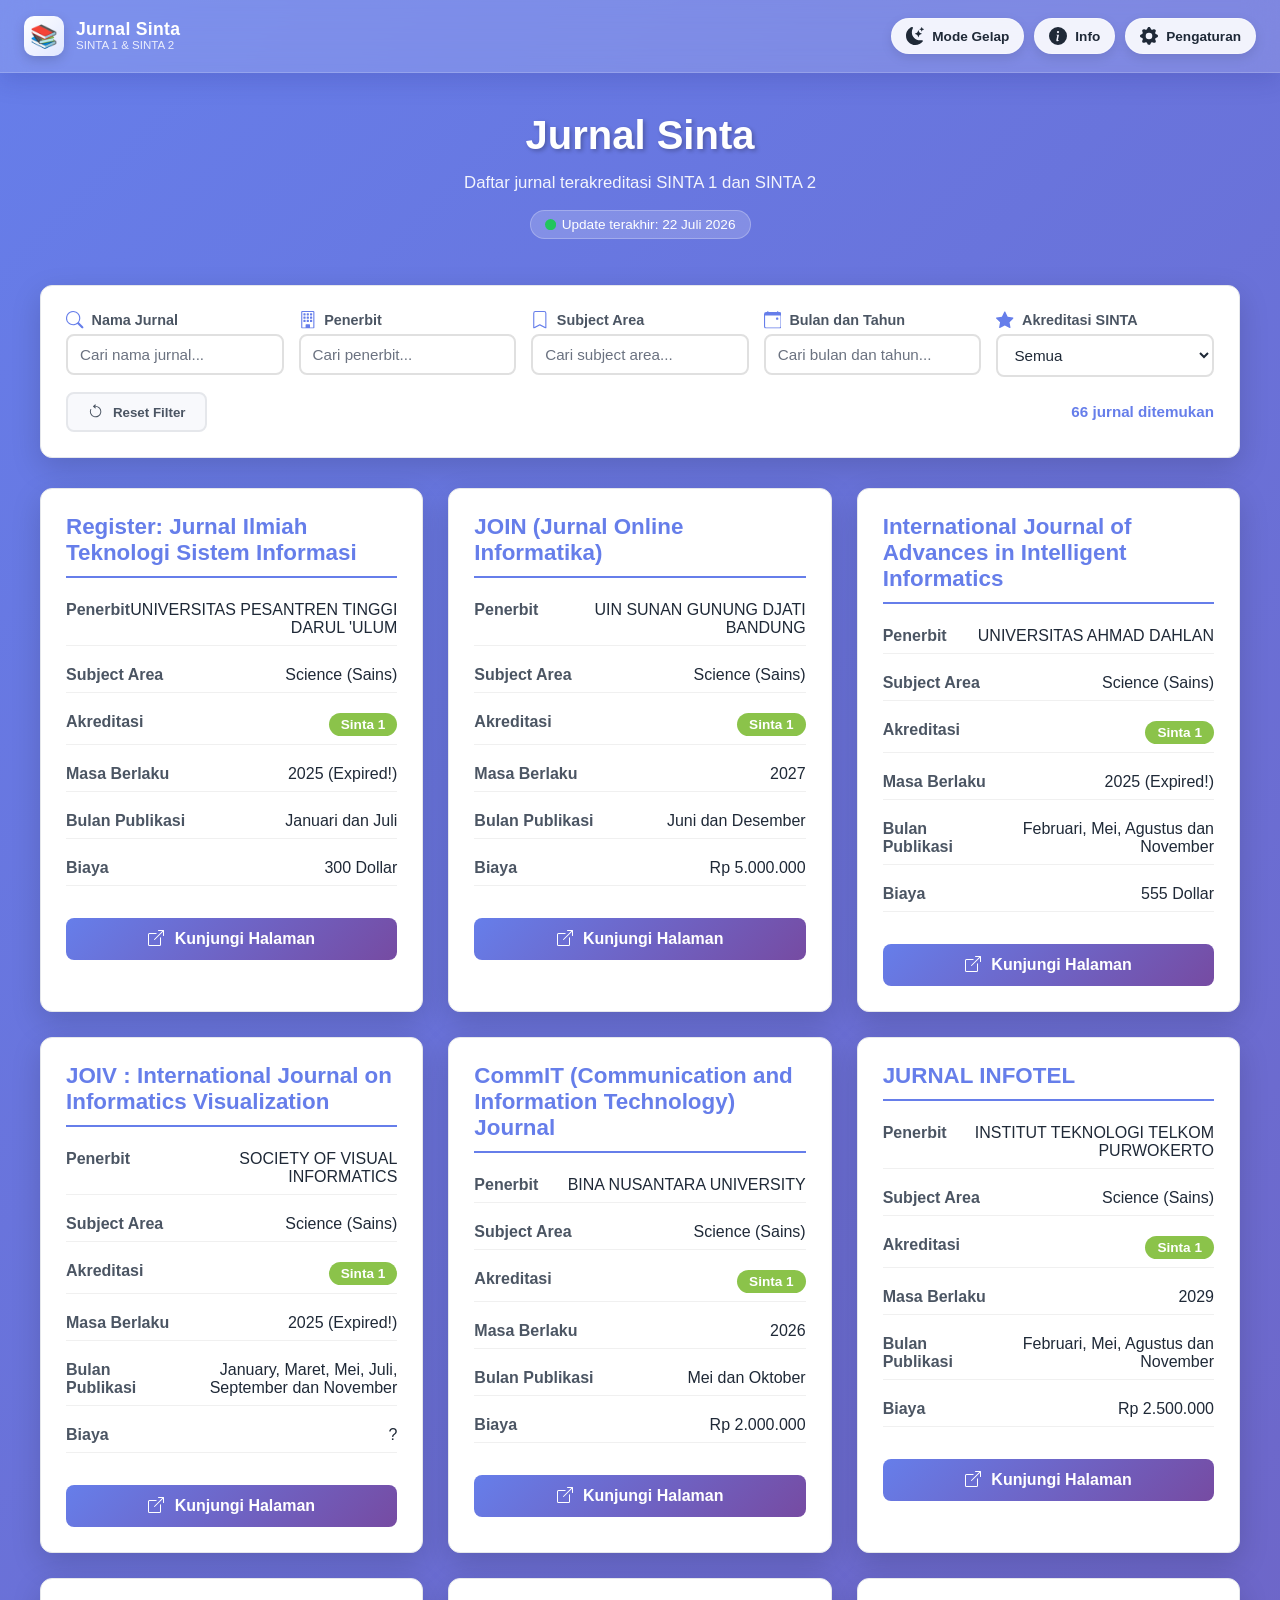
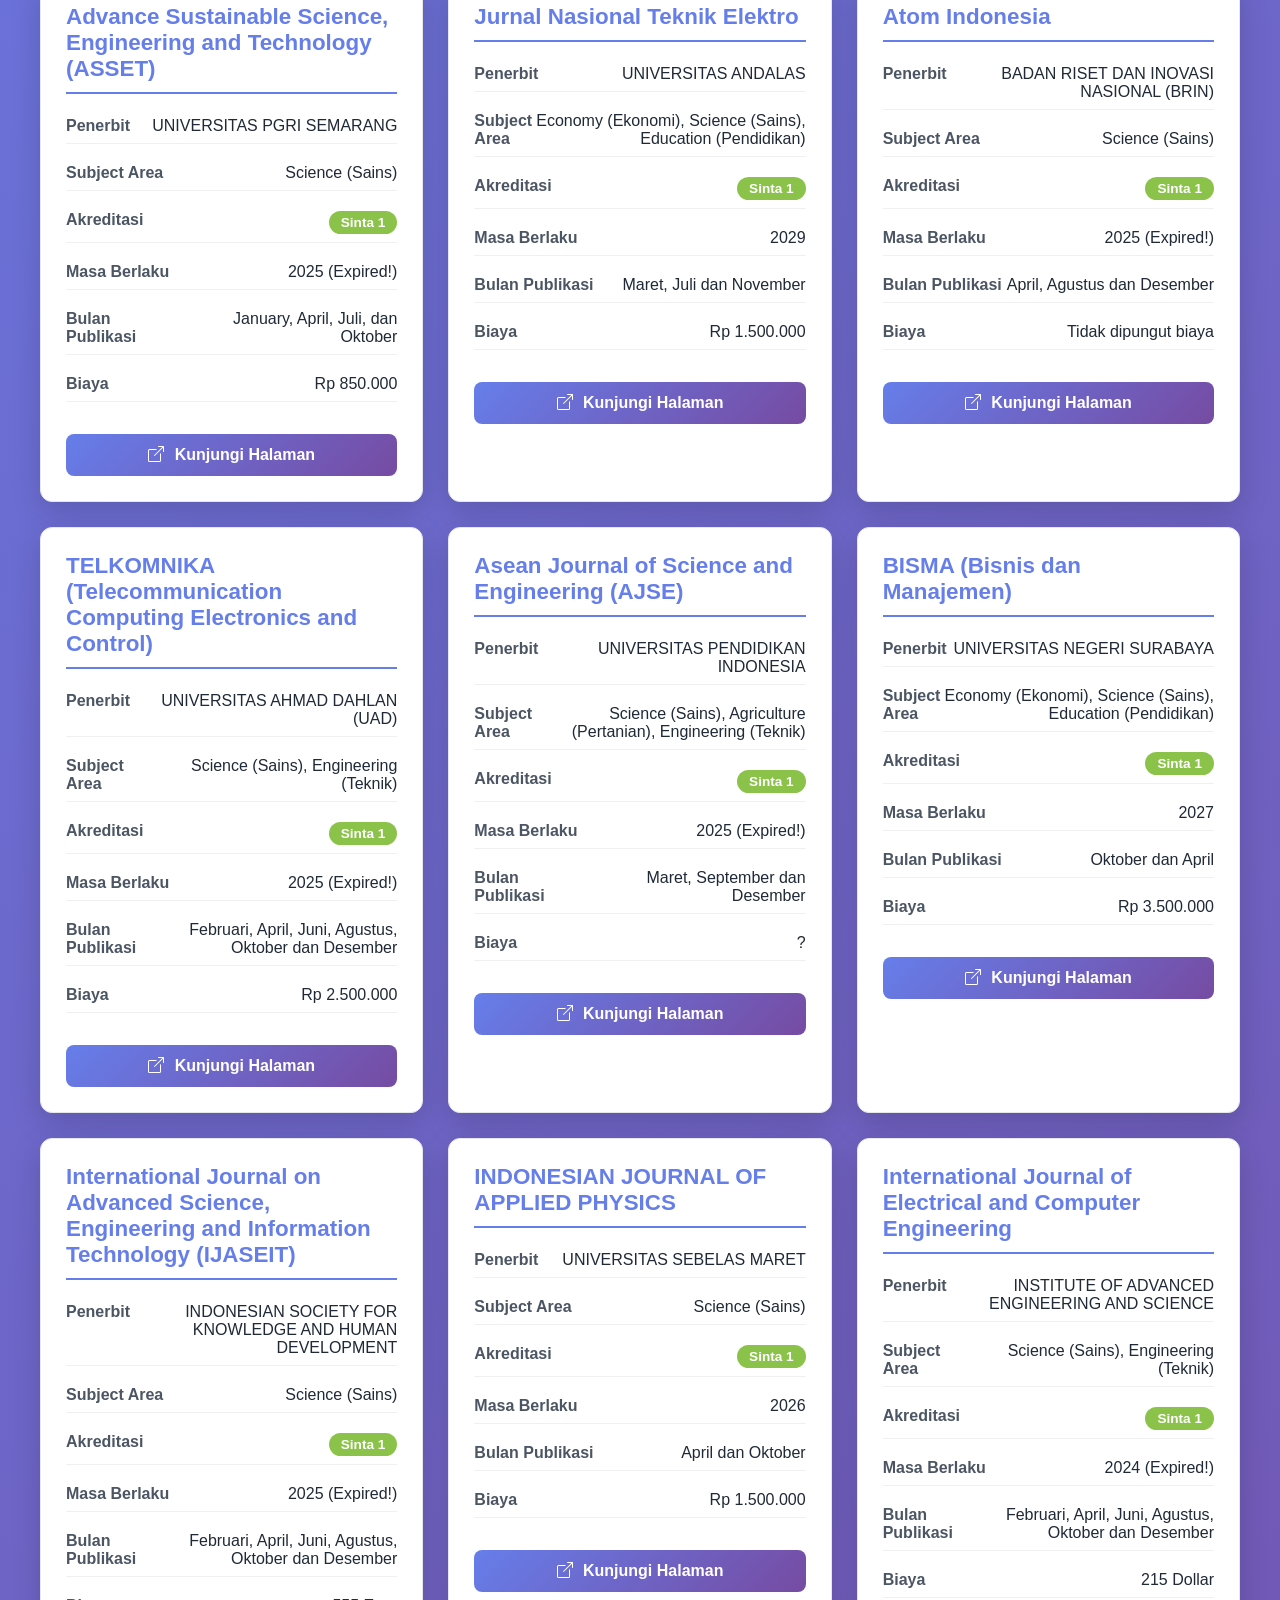
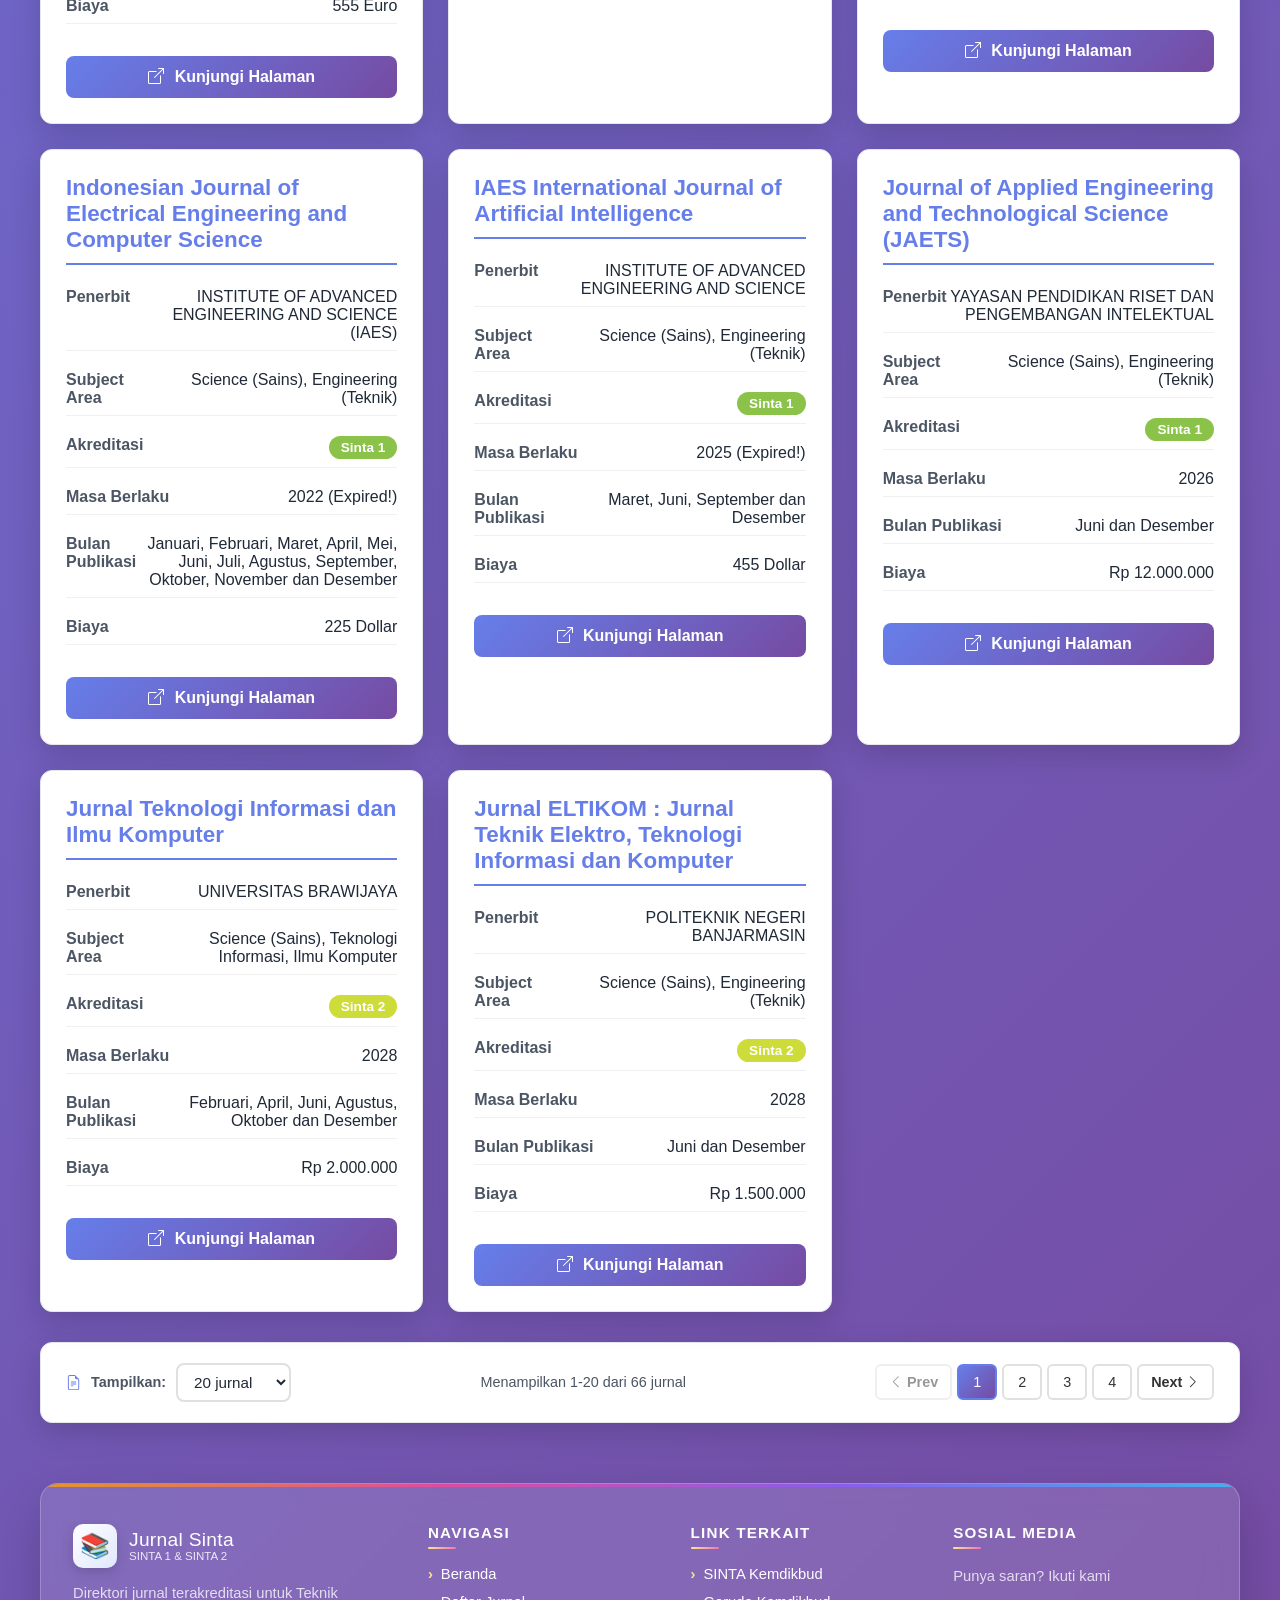
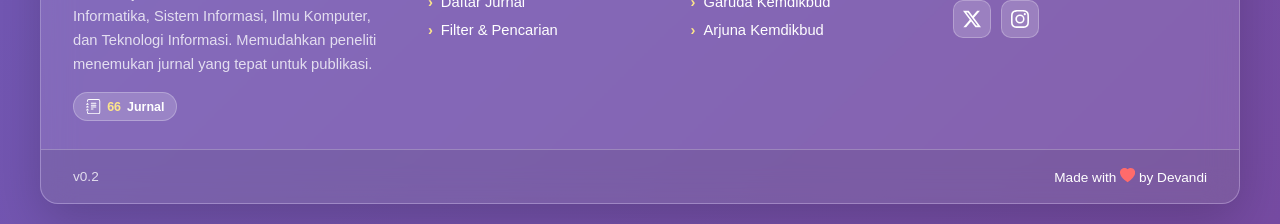
<file: index.html>
<!DOCTYPE html><html lang="id" data-theme="light"> <head><meta charset="UTF-8"><meta name="viewport" content="width=device-width, initial-scale=1.0"><meta name="generator" content="Astro v4.16.19"><title>Jurnal Sinta</title><meta name="description" content="Daftar jurnal terakreditasi Sinta 1 dan Sinta 2 terbaru"><!-- Ikon (lokal) --><link href="/icon.png" rel="icon" sizes="32x32"><link href="/icon.png" rel="icon" sizes="192x192"><link href="/icon.png" rel="apple-touch-icon"><meta content="/icon.png" name="msapplication-TileImage"><!-- URL Theme Color untuk Chrome, Firefox OS, Opera dan Vivaldi --><meta content="#667eea" name="theme-color"><!-- URL Theme Color untuk iOS Safari --><meta content="yes" name="apple-mobile-web-app-capable"><meta content="#667eea" name="apple-mobile-web-app-status-bar-style"><!-- Open Graph --><meta property="og:title" content="Jurnal Sinta"><meta property="og:description" content="Daftar jurnal terakreditasi Sinta 1 dan Sinta 2 terbaru"><meta property="og:type" content="website"><meta property="og:locale" content="id_ID"><!-- Twitter Card --><meta name="twitter:card" content="summary"><meta name="twitter:title" content="Jurnal Sinta"><meta name="twitter:description" content="Daftar jurnal terakreditasi Sinta 1 dan Sinta 2 terbaru"><script>
      // Terapkan tema & preferensi tampilan sebelum render untuk menghindari flash of wrong theme
      (function () {
        var root = document.documentElement;
        var theme = null;
        var settings = null;

        try {
          theme = localStorage.getItem('sinta-theme');
          settings = JSON.parse(localStorage.getItem('sinta-display-settings') || 'null');
        } catch (e) {
          // localStorage bisa diblokir (mode privat, dll) - fallback diam-diam
        }

        if (theme !== 'light' && theme !== 'dark') {
          theme =
            window.matchMedia && window.matchMedia('(prefers-color-scheme: dark)').matches
              ? 'dark'
              : 'light';
        }

        root.setAttribute('data-theme', theme);

        settings = Object.assign(
          {
            fontSize: 'medium',
            fontFamily: 'sans',
            style: 'default',
            contrast: 'normal',
            colorScheme: 'default',
          },
          settings || {}
        );

        root.setAttribute('data-font-size', settings.fontSize);
        root.setAttribute('data-font-family', settings.fontFamily);
        root.setAttribute('data-style', settings.style);
        root.setAttribute('data-contrast', settings.contrast);
        root.setAttribute('data-color-scheme', settings.colorScheme);
      })();
    </script><link rel="stylesheet" href="/assets/index.CF2gA2H6.css"><script type="module" src="/assets/hoisted.BQUStiYC.js"></script></head> <body> <svg xmlns="http://www.w3.org/2000/svg" class="icon-sprite" aria-hidden="true"> <symbol id="i-arrow-counterclockwise" viewBox="0 0 16 16" fill="currentColor"><path fill-rule="evenodd" d="M8 3a5 5 0 1 1-4.546 2.914.5.5 0 0 0-.908-.417A6 6 0 1 0 8 2z"></path> <path d="M8 4.466V.534a.25.25 0 0 0-.41-.192L5.23 2.308a.25.25 0 0 0 0 .384l2.36 1.966A.25.25 0 0 0 8 4.466"></path></symbol> <symbol id="i-arrow-up" viewBox="0 0 16 16" fill="currentColor"><path fill-rule="evenodd" d="M8 15a.5.5 0 0 0 .5-.5V2.707l3.146 3.147a.5.5 0 0 0 .708-.708l-4-4a.5.5 0 0 0-.708 0l-4 4a.5.5 0 1 0 .708.708L7.5 2.707V14.5a.5.5 0 0 0 .5.5"></path></symbol> <symbol id="i-bookmark" viewBox="0 0 16 16" fill="currentColor"><path d="M2 2a2 2 0 0 1 2-2h8a2 2 0 0 1 2 2v13.5a.5.5 0 0 1-.777.416L8 13.101l-5.223 2.815A.5.5 0 0 1 2 15.5zm2-1a1 1 0 0 0-1 1v12.566l4.723-2.482a.5.5 0 0 1 .554 0L13 14.566V2a1 1 0 0 0-1-1z"></path></symbol> <symbol id="i-box-arrow-up-right" viewBox="0 0 16 16" fill="currentColor"><path fill-rule="evenodd" d="M8.636 3.5a.5.5 0 0 0-.5-.5H1.5A1.5 1.5 0 0 0 0 4.5v10A1.5 1.5 0 0 0 1.5 16h10a1.5 1.5 0 0 0 1.5-1.5V7.864a.5.5 0 0 0-1 0V14.5a.5.5 0 0 1-.5.5h-10a.5.5 0 0 1-.5-.5v-10a.5.5 0 0 1 .5-.5h6.636a.5.5 0 0 0 .5-.5"></path> <path fill-rule="evenodd" d="M16 .5a.5.5 0 0 0-.5-.5h-5a.5.5 0 0 0 0 1h3.793L6.146 9.146a.5.5 0 1 0 .708.708L15 1.707V5.5a.5.5 0 0 0 1 0z"></path></symbol> <symbol id="i-brush" viewBox="0 0 16 16" fill="currentColor"><path d="M15.825.12a.5.5 0 0 1 .132.584c-1.53 3.43-4.743 8.17-7.095 10.64a6.1 6.1 0 0 1-2.373 1.534c-.018.227-.06.538-.16.868-.201.659-.667 1.479-1.708 1.74a8.1 8.1 0 0 1-3.078.132 4 4 0 0 1-.562-.135 1.4 1.4 0 0 1-.466-.247.7.7 0 0 1-.204-.288.62.62 0 0 1 .004-.443c.095-.245.316-.38.461-.452.394-.197.625-.453.867-.826.095-.144.184-.297.287-.472l.117-.198c.151-.255.326-.54.546-.848.528-.739 1.201-.925 1.746-.896q.19.012.348.048c.062-.172.142-.38.238-.608.261-.619.658-1.419 1.187-2.069 2.176-2.67 6.18-6.206 9.117-8.104a.5.5 0 0 1 .596.04M4.705 11.912a1.2 1.2 0 0 0-.419-.1c-.246-.013-.573.05-.879.479-.197.275-.355.532-.5.777l-.105.177c-.106.181-.213.362-.32.528a3.4 3.4 0 0 1-.76.861c.69.112 1.736.111 2.657-.12.559-.139.843-.569.993-1.06a3 3 0 0 0 .126-.75zm1.44.026c.12-.04.277-.1.458-.183a5.1 5.1 0 0 0 1.535-1.1c1.9-1.996 4.412-5.57 6.052-8.631-2.59 1.927-5.566 4.66-7.302 6.792-.442.543-.795 1.243-1.042 1.826-.121.288-.214.54-.275.72v.001l.575.575zm-4.973 3.04.007-.005zm3.582-3.043.002.001h-.002z"></path></symbol> <symbol id="i-building" viewBox="0 0 16 16" fill="currentColor"><path d="M4 2.5a.5.5 0 0 1 .5-.5h1a.5.5 0 0 1 .5.5v1a.5.5 0 0 1-.5.5h-1a.5.5 0 0 1-.5-.5zm3 0a.5.5 0 0 1 .5-.5h1a.5.5 0 0 1 .5.5v1a.5.5 0 0 1-.5.5h-1a.5.5 0 0 1-.5-.5zm3.5-.5a.5.5 0 0 0-.5.5v1a.5.5 0 0 0 .5.5h1a.5.5 0 0 0 .5-.5v-1a.5.5 0 0 0-.5-.5zM4 5.5a.5.5 0 0 1 .5-.5h1a.5.5 0 0 1 .5.5v1a.5.5 0 0 1-.5.5h-1a.5.5 0 0 1-.5-.5zM7.5 5a.5.5 0 0 0-.5.5v1a.5.5 0 0 0 .5.5h1a.5.5 0 0 0 .5-.5v-1a.5.5 0 0 0-.5-.5zm2.5.5a.5.5 0 0 1 .5-.5h1a.5.5 0 0 1 .5.5v1a.5.5 0 0 1-.5.5h-1a.5.5 0 0 1-.5-.5zM4.5 8a.5.5 0 0 0-.5.5v1a.5.5 0 0 0 .5.5h1a.5.5 0 0 0 .5-.5v-1a.5.5 0 0 0-.5-.5zm2.5.5a.5.5 0 0 1 .5-.5h1a.5.5 0 0 1 .5.5v1a.5.5 0 0 1-.5.5h-1a.5.5 0 0 1-.5-.5zm3.5-.5a.5.5 0 0 0-.5.5v1a.5.5 0 0 0 .5.5h1a.5.5 0 0 0 .5-.5v-1a.5.5 0 0 0-.5-.5z"></path> <path d="M2 1a1 1 0 0 1 1-1h10a1 1 0 0 1 1 1v14a1 1 0 0 1-1 1H3a1 1 0 0 1-1-1zm11 0H3v14h3v-2.5a.5.5 0 0 1 .5-.5h3a.5.5 0 0 1 .5.5V15h3z"></path></symbol> <symbol id="i-calendar-event" viewBox="0 0 16 16" fill="currentColor"><path d="M11 6.5a.5.5 0 0 1 .5-.5h1a.5.5 0 0 1 .5.5v1a.5.5 0 0 1-.5.5h-1a.5.5 0 0 1-.5-.5z"></path> <path d="M3.5 0a.5.5 0 0 1 .5.5V1h8V.5a.5.5 0 0 1 1 0V1h1a2 2 0 0 1 2 2v11a2 2 0 0 1-2 2H2a2 2 0 0 1-2-2V3a2 2 0 0 1 2-2h1V.5a.5.5 0 0 1 .5-.5M1 4v10a1 1 0 0 0 1 1h12a1 1 0 0 0 1-1V4z"></path></symbol> <symbol id="i-calendar2-event-fill" viewBox="0 0 16 16" fill="currentColor"><path d="M3.5 0a.5.5 0 0 1 .5.5V1h8V.5a.5.5 0 0 1 1 0V1h1a2 2 0 0 1 2 2v11a2 2 0 0 1-2 2H2a2 2 0 0 1-2-2V3a2 2 0 0 1 2-2h1V.5a.5.5 0 0 1 .5-.5m9.954 3H2.545c-.3 0-.545.224-.545.5v1c0 .276.244.5.545.5h10.91c.3 0 .545-.224.545-.5v-1c0-.276-.244-.5-.546-.5M11.5 7a.5.5 0 0 0-.5.5v1a.5.5 0 0 0 .5.5h1a.5.5 0 0 0 .5-.5v-1a.5.5 0 0 0-.5-.5z"></path></symbol> <symbol id="i-check-lg" viewBox="0 0 16 16" fill="currentColor"><path d="M12.736 3.97a.733.733 0 0 1 1.047 0c.286.289.29.756.01 1.05L7.88 12.01a.733.733 0 0 1-1.065.02L3.217 8.384a.757.757 0 0 1 0-1.06.733.733 0 0 1 1.047 0l3.052 3.093 5.4-6.425z"></path></symbol> <symbol id="i-chevron-left" viewBox="0 0 16 16" fill="currentColor"><path fill-rule="evenodd" d="M11.354 1.646a.5.5 0 0 1 0 .708L5.707 8l5.647 5.646a.5.5 0 0 1-.708.708l-6-6a.5.5 0 0 1 0-.708l6-6a.5.5 0 0 1 .708 0"></path></symbol> <symbol id="i-chevron-right" viewBox="0 0 16 16" fill="currentColor"><path fill-rule="evenodd" d="M4.646 1.646a.5.5 0 0 1 .708 0l6 6a.5.5 0 0 1 0 .708l-6 6a.5.5 0 0 1-.708-.708L10.293 8 4.646 2.354a.5.5 0 0 1 0-.708"></path></symbol> <symbol id="i-circle-fill" viewBox="0 0 16 16" fill="currentColor"><circle cx="8" cy="8" r="8"></circle></symbol> <symbol id="i-compass" viewBox="0 0 16 16" fill="currentColor"><path d="M8 16.016a7.5 7.5 0 0 0 1.962-14.74A1 1 0 0 0 9 0H7a1 1 0 0 0-.962 1.276A7.5 7.5 0 0 0 8 16.016m6.5-7.5a6.5 6.5 0 1 1-13 0 6.5 6.5 0 0 1 13 0"></path> <path d="m6.94 7.44 4.95-2.83-2.83 4.95-4.949 2.83 2.828-4.95z"></path></symbol> <symbol id="i-file-earmark-text" viewBox="0 0 16 16" fill="currentColor"><path d="M5.5 7a.5.5 0 0 0 0 1h5a.5.5 0 0 0 0-1zM5 9.5a.5.5 0 0 1 .5-.5h5a.5.5 0 0 1 0 1h-5a.5.5 0 0 1-.5-.5m0 2a.5.5 0 0 1 .5-.5h2a.5.5 0 0 1 0 1h-2a.5.5 0 0 1-.5-.5"></path> <path d="M9.5 0H4a2 2 0 0 0-2 2v12a2 2 0 0 0 2 2h8a2 2 0 0 0 2-2V4.5zm0 1v2A1.5 1.5 0 0 0 11 4.5h2V14a1 1 0 0 1-1 1H4a1 1 0 0 1-1-1V2a1 1 0 0 1 1-1z"></path></symbol> <symbol id="i-fonts" viewBox="0 0 16 16" fill="currentColor"><path d="M12.258 3h-8.51l-.083 2.46h.479c.26-1.544.758-1.783 2.693-1.845l.424-.013v7.827c0 .663-.144.82-1.3.923v.52h4.082v-.52c-1.162-.103-1.306-.26-1.306-.923V3.602l.431.013c1.934.062 2.434.301 2.693 1.846h.479z"></path></symbol> <symbol id="i-gear-fill" viewBox="0 0 16 16" fill="currentColor"><path d="M9.405 1.05c-.413-1.4-2.397-1.4-2.81 0l-.1.34a1.464 1.464 0 0 1-2.105.872l-.31-.17c-1.283-.698-2.686.705-1.987 1.987l.169.311c.446.82.023 1.841-.872 2.105l-.34.1c-1.4.413-1.4 2.397 0 2.81l.34.1a1.464 1.464 0 0 1 .872 2.105l-.17.31c-.698 1.283.705 2.686 1.987 1.987l.311-.169a1.464 1.464 0 0 1 2.105.872l.1.34c.413 1.4 2.397 1.4 2.81 0l.1-.34a1.464 1.464 0 0 1 2.105-.872l.31.17c1.283.698 2.686-.705 1.987-1.987l-.169-.311a1.464 1.464 0 0 1 .872-2.105l.34-.1c1.4-.413 1.4-2.397 0-2.81l-.34-.1a1.464 1.464 0 0 1-.872-2.105l.17-.31c.698-1.283-.705-2.686-1.987-1.987l-.311.169a1.464 1.464 0 0 1-2.105-.872zM8 10.93a2.929 2.929 0 1 1 0-5.86 2.929 2.929 0 0 1 0 5.858z"></path></symbol> <symbol id="i-heart-fill" viewBox="0 0 16 16" fill="currentColor"><path fill-rule="evenodd" d="M8 1.314C12.438-3.248 23.534 4.735 8 15-7.534 4.736 3.562-3.248 8 1.314"></path></symbol> <symbol id="i-house-door-fill" viewBox="0 0 16 16" fill="currentColor"><path d="M6.5 14.5v-3.505c0-.245.25-.495.5-.495h2c.25 0 .5.25.5.5v3.5a.5.5 0 0 0 .5.5h4a.5.5 0 0 0 .5-.5v-7a.5.5 0 0 0-.146-.354L13 5.793V2.5a.5.5 0 0 0-.5-.5h-1a.5.5 0 0 0-.5.5v1.293L8.354 1.146a.5.5 0 0 0-.708 0l-6 6A.5.5 0 0 0 1.5 7.5v7a.5.5 0 0 0 .5.5h4a.5.5 0 0 0 .5-.5"></path></symbol> <symbol id="i-info-circle-fill" viewBox="0 0 16 16" fill="currentColor"><path d="M8 16A8 8 0 1 0 8 0a8 8 0 0 0 0 16m.93-9.412-1 4.705c-.07.34.029.533.304.533.194 0 .487-.07.686-.246l-.088.416c-.287.346-.92.598-1.465.598-.703 0-1.002-.422-.808-1.319l.738-3.468c.064-.293.006-.399-.287-.47l-.451-.081.082-.381 2.29-.287zM8 5.5a1 1 0 1 1 0-2 1 1 0 0 1 0 2"></path></symbol> <symbol id="i-instagram" viewBox="0 0 16 16" fill="currentColor"><path d="M8 0C5.829 0 5.556.01 4.703.048 3.85.088 3.269.222 2.76.42a3.9 3.9 0 0 0-1.417.923A3.9 3.9 0 0 0 .42 2.76C.222 3.268.087 3.85.048 4.7.01 5.555 0 5.827 0 8.001c0 2.172.01 2.444.048 3.297.04.852.174 1.433.372 1.942.205.526.478.972.923 1.417.444.445.89.719 1.416.923.51.198 1.09.333 1.942.372C5.555 15.99 5.827 16 8 16s2.444-.01 3.298-.048c.851-.04 1.434-.174 1.943-.372a3.9 3.9 0 0 0 1.416-.923c.445-.445.718-.891.923-1.417.197-.509.332-1.09.372-1.942C15.99 10.445 16 10.173 16 8s-.01-2.445-.048-3.299c-.04-.851-.175-1.433-.372-1.941a3.9 3.9 0 0 0-.923-1.417A3.9 3.9 0 0 0 13.24.42c-.51-.198-1.092-.333-1.943-.372C10.443.01 10.172 0 7.998 0zm-.717 1.442h.718c2.136 0 2.389.007 3.232.046.78.035 1.204.166 1.486.275.373.145.64.319.92.599s.453.546.598.92c.11.281.24.705.275 1.485.039.843.047 1.096.047 3.231s-.008 2.389-.047 3.232c-.035.78-.166 1.203-.275 1.485a2.5 2.5 0 0 1-.599.919c-.28.28-.546.453-.92.598-.28.11-.704.24-1.485.276-.843.038-1.096.047-3.232.047s-2.39-.009-3.233-.047c-.78-.036-1.203-.166-1.485-.276a2.5 2.5 0 0 1-.92-.598 2.5 2.5 0 0 1-.6-.92c-.109-.281-.24-.705-.275-1.485-.038-.843-.046-1.096-.046-3.233s.008-2.388.046-3.231c.036-.78.166-1.204.276-1.486.145-.373.319-.64.599-.92s.546-.453.92-.598c.282-.11.705-.24 1.485-.276.738-.034 1.024-.044 2.515-.045zm4.988 1.328a.96.96 0 1 0 0 1.92.96.96 0 0 0 0-1.92m-4.27 1.122a4.109 4.109 0 1 0 0 8.217 4.109 4.109 0 0 0 0-8.217m0 1.441a2.667 2.667 0 1 1 0 5.334 2.667 2.667 0 0 1 0-5.334"></path></symbol> <symbol id="i-journal-text" viewBox="0 0 16 16" fill="currentColor"><path d="M5 10.5a.5.5 0 0 1 .5-.5h2a.5.5 0 0 1 0 1h-2a.5.5 0 0 1-.5-.5m0-2a.5.5 0 0 1 .5-.5h5a.5.5 0 0 1 0 1h-5a.5.5 0 0 1-.5-.5m0-2a.5.5 0 0 1 .5-.5h5a.5.5 0 0 1 0 1h-5a.5.5 0 0 1-.5-.5m0-2a.5.5 0 0 1 .5-.5h5a.5.5 0 0 1 0 1h-5a.5.5 0 0 1-.5-.5"></path> <path d="M3 0h10a2 2 0 0 1 2 2v12a2 2 0 0 1-2 2H3a2 2 0 0 1-2-2v-1h1v1a1 1 0 0 0 1 1h10a1 1 0 0 0 1-1V2a1 1 0 0 0-1-1H3a1 1 0 0 0-1 1v1H1V2a2 2 0 0 1 2-2"></path> <path d="M1 5v-.5a.5.5 0 0 1 1 0V5h.5a.5.5 0 0 1 0 1h-2a.5.5 0 0 1 0-1zm0 3v-.5a.5.5 0 0 1 1 0V8h.5a.5.5 0 0 1 0 1h-2a.5.5 0 0 1 0-1zm0 3v-.5a.5.5 0 0 1 1 0v.5h.5a.5.5 0 0 1 0 1h-2a.5.5 0 0 1 0-1z"></path></symbol> <symbol id="i-moon-stars-fill" viewBox="0 0 16 16" fill="currentColor"><path d="M6 .278a.77.77 0 0 1 .08.858 7.2 7.2 0 0 0-.878 3.46c0 4.021 3.278 7.277 7.318 7.277q.792-.001 1.533-.16a.79.79 0 0 1 .81.316.73.73 0 0 1-.031.893A8.35 8.35 0 0 1 8.344 16C3.734 16 0 12.286 0 7.71 0 4.266 2.114 1.312 5.124.06A.75.75 0 0 1 6 .278"></path> <path d="M10.794 3.148a.217.217 0 0 1 .412 0l.387 1.162c.173.518.579.924 1.097 1.097l1.162.387a.217.217 0 0 1 0 .412l-1.162.387a1.73 1.73 0 0 0-1.097 1.097l-.387 1.162a.217.217 0 0 1-.412 0l-.387-1.162A1.73 1.73 0 0 0 9.31 6.593l-1.162-.387a.217.217 0 0 1 0-.412l1.162-.387a1.73 1.73 0 0 0 1.097-1.097zM13.863.099a.145.145 0 0 1 .274 0l.258.774c.115.346.386.617.732.732l.774.258a.145.145 0 0 1 0 .274l-.774.258a1.16 1.16 0 0 0-.732.732l-.258.774a.145.145 0 0 1-.274 0l-.258-.774a1.16 1.16 0 0 0-.732-.732l-.774-.258a.145.145 0 0 1 0-.274l.774-.258c.346-.115.617-.386.732-.732z"></path></symbol> <symbol id="i-palette-fill" viewBox="0 0 16 16" fill="currentColor"><path d="M12.433 10.07C14.133 10.585 16 11.15 16 8a8 8 0 1 0-8 8c1.996 0 1.826-1.504 1.649-3.08-.124-1.101-.252-2.237.351-2.92.465-.527 1.42-.237 2.433.07M8 5a1.5 1.5 0 1 1 0-3 1.5 1.5 0 0 1 0 3m4.5 3a1.5 1.5 0 1 1 0-3 1.5 1.5 0 0 1 0 3M5 6.5a1.5 1.5 0 1 1-3 0 1.5 1.5 0 0 1 3 0m.5 6.5a1.5 1.5 0 1 1 0-3 1.5 1.5 0 0 1 0 3"></path></symbol> <symbol id="i-search" viewBox="0 0 16 16" fill="currentColor"><path d="M11.742 10.344a6.5 6.5 0 1 0-1.397 1.398h-.001q.044.06.098.115l3.85 3.85a1 1 0 0 0 1.415-1.414l-3.85-3.85a1 1 0 0 0-.115-.1zM12 6.5a5.5 5.5 0 1 1-11 0 5.5 5.5 0 0 1 11 0"></path></symbol> <symbol id="i-star-fill" viewBox="0 0 16 16" fill="currentColor"><path d="M3.612 15.443c-.386.198-.824-.149-.746-.592l.83-4.73L.173 6.765c-.329-.314-.158-.888.283-.95l4.898-.696L7.538.792c.197-.39.73-.39.927 0l2.184 4.327 4.898.696c.441.062.612.636.282.95l-3.522 3.356.83 4.73c.078.443-.36.79-.746.592L8 13.187l-4.389 2.256z"></path></symbol> <symbol id="i-sun-fill" viewBox="0 0 16 16" fill="currentColor"><path d="M8 12a4 4 0 1 0 0-8 4 4 0 0 0 0 8M8 0a.5.5 0 0 1 .5.5v2a.5.5 0 0 1-1 0v-2A.5.5 0 0 1 8 0m0 13a.5.5 0 0 1 .5.5v2a.5.5 0 0 1-1 0v-2A.5.5 0 0 1 8 13m8-5a.5.5 0 0 1-.5.5h-2a.5.5 0 0 1 0-1h2a.5.5 0 0 1 .5.5M3 8a.5.5 0 0 1-.5.5h-2a.5.5 0 0 1 0-1h2A.5.5 0 0 1 3 8m10.657-5.657a.5.5 0 0 1 0 .707l-1.414 1.415a.5.5 0 1 1-.707-.708l1.414-1.414a.5.5 0 0 1 .707 0m-9.193 9.193a.5.5 0 0 1 0 .707L3.05 13.657a.5.5 0 0 1-.707-.707l1.414-1.414a.5.5 0 0 1 .707 0m9.193 2.121a.5.5 0 0 1-.707 0l-1.414-1.414a.5.5 0 0 1 .707-.707l1.414 1.414a.5.5 0 0 1 0 .707M4.464 4.465a.5.5 0 0 1-.707 0L2.343 3.05a.5.5 0 1 1 .707-.707l1.414 1.414a.5.5 0 0 1 0 .708"></path></symbol> <symbol id="i-twitter-x" viewBox="0 0 16 16" fill="currentColor"><path d="M12.6.75h2.454l-5.36 6.142L16 15.25h-4.937l-3.867-5.07-4.425 5.07H.316l5.733-6.57L0 .75h5.063l3.495 4.633L12.601.75Zm-.86 13.028h1.36L4.323 2.145H2.865z"></path></symbol> <symbol id="i-type" viewBox="0 0 16 16" fill="currentColor"><path d="m2.244 13.081.943-2.803H6.66l.944 2.803H8.86L5.54 3.75H4.322L1 13.081zm2.7-7.923L6.34 9.314H3.51l1.4-4.156zm9.146 7.027h.035v.896h1.128V8.125c0-1.51-1.114-2.345-2.646-2.345-1.736 0-2.59.916-2.666 2.174h1.108c.068-.718.595-1.19 1.517-1.19.971 0 1.518.52 1.518 1.464v.731H12.19c-1.647.007-2.522.8-2.522 2.058 0 1.319.957 2.18 2.345 2.18 1.06 0 1.716-.43 2.078-1.011zm-1.763.035c-.752 0-1.456-.397-1.456-1.244 0-.65.424-1.115 1.408-1.115h1.805v.834c0 .896-.752 1.525-1.757 1.525"></path></symbol> <symbol id="i-universal-access" viewBox="0 0 16 16" fill="currentColor"><path d="M9.5 1.5a1.5 1.5 0 1 1-3 0 1.5 1.5 0 0 1 3 0M6 5.5l-4.535-.442A.531.531 0 0 1 1.531 4H14.47a.531.531 0 0 1 .066 1.058L10 5.5V9l.452 6.42a.535.535 0 0 1-1.053.174L8.243 9.97c-.064-.252-.422-.252-.486 0l-1.156 5.624a.535.535 0 0 1-1.053-.174L6 9z"></path></symbol> <symbol id="i-x-lg" viewBox="0 0 16 16" fill="currentColor"><path d="M2.146 2.854a.5.5 0 1 1 .708-.708L8 7.293l5.146-5.147a.5.5 0 0 1 .708.708L8.707 8l5.147 5.146a.5.5 0 0 1-.708.708L8 8.707l-5.146 5.147a.5.5 0 0 1-.708-.708L7.293 8z"></path></symbol> </svg>  <header class="site-header" role="banner"> <a href="#" class="brand" aria-label="Jurnal Sinta Beranda"> <span class="brand-logo" aria-hidden="true">📚</span> <span class="brand-text"> <span class="brand-title">Jurnal Sinta</span> <span class="brand-sub">SINTA 1 &amp; SINTA 2</span> </span> </a> <div class="header-actions"> <button type="button" id="theme-toggle" class="theme-toggle" aria-label="Ganti tema gelap atau terang" aria-pressed="false"> <svg class="bi icon-moon" aria-hidden="true" focusable="false"> <use href="#i-moon-stars-fill"></use> </svg> <svg class="bi icon-sun" aria-hidden="true" focusable="false"> <use href="#i-sun-fill"></use> </svg> <span class="theme-label" id="theme-label">Mode Gelap</span> </button> <button type="button" id="info-toggle" class="theme-toggle" aria-label="Informasi pembaruan data" title="Informasi pembaruan data"> <svg class="bi" aria-hidden="true" focusable="false"> <use href="#i-info-circle-fill"></use> </svg> <span class="theme-label">Info</span> </button> <button type="button" id="settings-toggle" class="theme-toggle" aria-label="Pengaturan tampilan" title="Pengaturan tampilan"> <svg class="bi" aria-hidden="true" focusable="false"> <use href="#i-gear-fill"></use> </svg> <span class="theme-label">Pengaturan</span> </button> </div> </header> <div class="container"> <section class="hero"> <h1>Jurnal Sinta</h1> <p>Daftar jurnal terakreditasi SINTA 1 dan SINTA 2</p> <span id="live-status" class="live-status online"> <svg class="bi" aria-hidden="true" focusable="false"> <use href="#i-circle-fill"></use> </svg> Update terakhir: 22 Juli 2026 </span> </section> <div class="filter-section" id="filter-section"> <div class="filter-grid"> <div class="filter-group"> <label for="search-nama" class="icon-label"><svg class="bi" aria-hidden="true" focusable="false"> <use href="#i-search"></use> </svg> Nama Jurnal</label> <input type="text" id="search-nama" placeholder="Cari nama jurnal..."> </div> <div class="filter-group"> <label for="search-kampus" class="icon-label"><svg class="bi" aria-hidden="true" focusable="false"> <use href="#i-building"></use> </svg> Penerbit</label> <input type="text" id="search-kampus" placeholder="Cari penerbit..."> </div> <div class="filter-group"> <label for="search-subject" class="icon-label"><svg class="bi" aria-hidden="true" focusable="false"> <use href="#i-bookmark"></use> </svg> Subject Area</label> <input type="text" id="search-subject" placeholder="Cari subject area..."> </div> <div class="filter-group"> <label for="search-tahun" class="icon-label"><svg class="bi" aria-hidden="true" focusable="false"> <use href="#i-calendar-event"></use> </svg> Bulan dan Tahun</label> <input type="text" id="search-tahun" placeholder="Cari bulan dan tahun..."> </div> <div class="filter-group"> <label for="filter-sinta" class="icon-label"><svg class="bi" aria-hidden="true" focusable="false"> <use href="#i-star-fill"></use> </svg> Akreditasi SINTA</label> <select id="filter-sinta"> <option value="">Semua</option> <option value="Sinta 1">Sinta 1</option> <option value="Sinta 2">Sinta 2</option> <option value="Sinta 3">Sinta 3</option> <option value="Sinta 4">Sinta 4</option> <option value="Sinta 5">Sinta 5</option> <option value="Sinta 6">Sinta 6</option> </select> </div> </div> <div class="filter-actions"> <button class="btn-reset" id="btn-reset"> <svg class="bi" aria-hidden="true" focusable="false"> <use href="#i-arrow-counterclockwise"></use> </svg> Reset Filter
</button> <span class="result-count" id="result-count">66 jurnal ditemukan</span> </div> </div> <div id="jurnal-container" class="jurnal-grid"> <article class="jurnal-card" data-nama="register: jurnal ilmiah teknologi sistem informasi" data-kampus="universitas pesantren tinggi darul 'ulum" data-subject="science (sains)" data-tahun="januari dan juli 2025 (expired!)" data-sinta="Sinta 1"> <h2>Register: Jurnal Ilmiah Teknologi Sistem Informasi</h2> <div class="info-row"> <span class="info-label">Penerbit</span> <span class="info-value">UNIVERSITAS PESANTREN TINGGI DARUL &#39;ULUM</span> </div> <div class="info-row"> <span class="info-label">Subject Area</span> <span class="info-value">Science (Sains)</span> </div> <div class="info-row"> <span class="info-label">Akreditasi</span> <span class="info-value"><span class="badge badge-sinta-1">Sinta 1</span></span> </div> <div class="info-row"> <span class="info-label">Masa Berlaku</span> <span class="info-value">2025 (Expired!)</span> </div> <div class="info-row"> <span class="info-label">Bulan Publikasi</span> <span class="info-value">Januari dan Juli</span> </div> <div class="info-row"> <span class="info-label">Biaya</span> <span class="info-value">300 Dollar</span> </div> <a href="https://journal.unipdu.ac.id/index.php/register" target="_blank" rel="noopener noreferrer" class="btn-visit"> <svg class="bi" aria-hidden="true" focusable="false"> <use href="#i-box-arrow-up-right"></use> </svg> Kunjungi Halaman
</a> </article><article class="jurnal-card" data-nama="join (jurnal online informatika)" data-kampus="uin sunan gunung djati bandung" data-subject="science (sains)" data-tahun="juni dan desember 2027" data-sinta="Sinta 1"> <h2>JOIN (Jurnal Online Informatika)</h2> <div class="info-row"> <span class="info-label">Penerbit</span> <span class="info-value">UIN SUNAN GUNUNG DJATI BANDUNG</span> </div> <div class="info-row"> <span class="info-label">Subject Area</span> <span class="info-value">Science (Sains)</span> </div> <div class="info-row"> <span class="info-label">Akreditasi</span> <span class="info-value"><span class="badge badge-sinta-1">Sinta 1</span></span> </div> <div class="info-row"> <span class="info-label">Masa Berlaku</span> <span class="info-value">2027</span> </div> <div class="info-row"> <span class="info-label">Bulan Publikasi</span> <span class="info-value">Juni dan Desember</span> </div> <div class="info-row"> <span class="info-label">Biaya</span> <span class="info-value">Rp 5.000.000</span> </div> <a href="https://join.if.uinsgd.ac.id/index.php/join" target="_blank" rel="noopener noreferrer" class="btn-visit"> <svg class="bi" aria-hidden="true" focusable="false"> <use href="#i-box-arrow-up-right"></use> </svg> Kunjungi Halaman
</a> </article><article class="jurnal-card" data-nama="international journal of advances in intelligent informatics" data-kampus=" universitas ahmad dahlan" data-subject="science (sains)" data-tahun="februari, mei, agustus dan november 2025 (expired!)" data-sinta="Sinta 1"> <h2>International Journal of Advances in Intelligent Informatics</h2> <div class="info-row"> <span class="info-label">Penerbit</span> <span class="info-value"> UNIVERSITAS AHMAD DAHLAN</span> </div> <div class="info-row"> <span class="info-label">Subject Area</span> <span class="info-value">Science (Sains)</span> </div> <div class="info-row"> <span class="info-label">Akreditasi</span> <span class="info-value"><span class="badge badge-sinta-1">Sinta 1</span></span> </div> <div class="info-row"> <span class="info-label">Masa Berlaku</span> <span class="info-value">2025 (Expired!)</span> </div> <div class="info-row"> <span class="info-label">Bulan Publikasi</span> <span class="info-value">Februari, Mei, Agustus dan November</span> </div> <div class="info-row"> <span class="info-label">Biaya</span> <span class="info-value">555 Dollar</span> </div> <a href="http://ijain.org/index.php/IJAIN/index" target="_blank" rel="noopener noreferrer" class="btn-visit"> <svg class="bi" aria-hidden="true" focusable="false"> <use href="#i-box-arrow-up-right"></use> </svg> Kunjungi Halaman
</a> </article><article class="jurnal-card" data-nama="joiv : international journal on informatics visualization" data-kampus="society of visual informatics" data-subject="science (sains)" data-tahun=" january, maret, mei, juli, september dan november 2025 (expired!)" data-sinta="Sinta 1"> <h2>JOIV : International Journal on Informatics Visualization</h2> <div class="info-row"> <span class="info-label">Penerbit</span> <span class="info-value">SOCIETY OF VISUAL INFORMATICS</span> </div> <div class="info-row"> <span class="info-label">Subject Area</span> <span class="info-value">Science (Sains)</span> </div> <div class="info-row"> <span class="info-label">Akreditasi</span> <span class="info-value"><span class="badge badge-sinta-1">Sinta 1</span></span> </div> <div class="info-row"> <span class="info-label">Masa Berlaku</span> <span class="info-value">2025 (Expired!)</span> </div> <div class="info-row"> <span class="info-label">Bulan Publikasi</span> <span class="info-value"> January, Maret, Mei, Juli, September dan November</span> </div> <div class="info-row"> <span class="info-label">Biaya</span> <span class="info-value">?</span> </div> <a href="https://joiv.org/index.php/joiv" target="_blank" rel="noopener noreferrer" class="btn-visit"> <svg class="bi" aria-hidden="true" focusable="false"> <use href="#i-box-arrow-up-right"></use> </svg> Kunjungi Halaman
</a> </article><article class="jurnal-card" data-nama="commit (communication and information technology) journal" data-kampus="bina nusantara university" data-subject="science (sains)" data-tahun="mei dan oktober 2026" data-sinta="Sinta 1"> <h2>CommIT (Communication and Information Technology) Journal</h2> <div class="info-row"> <span class="info-label">Penerbit</span> <span class="info-value">BINA NUSANTARA UNIVERSITY</span> </div> <div class="info-row"> <span class="info-label">Subject Area</span> <span class="info-value">Science (Sains)</span> </div> <div class="info-row"> <span class="info-label">Akreditasi</span> <span class="info-value"><span class="badge badge-sinta-1">Sinta 1</span></span> </div> <div class="info-row"> <span class="info-label">Masa Berlaku</span> <span class="info-value">2026</span> </div> <div class="info-row"> <span class="info-label">Bulan Publikasi</span> <span class="info-value">Mei dan Oktober</span> </div> <div class="info-row"> <span class="info-label">Biaya</span> <span class="info-value">Rp 2.000.000</span> </div> <a href="https://journal.binus.ac.id/index.php/commit/index" target="_blank" rel="noopener noreferrer" class="btn-visit"> <svg class="bi" aria-hidden="true" focusable="false"> <use href="#i-box-arrow-up-right"></use> </svg> Kunjungi Halaman
</a> </article><article class="jurnal-card" data-nama="jurnal infotel" data-kampus="institut teknologi telkom purwokerto" data-subject="science (sains)" data-tahun="februari, mei, agustus dan november 2029" data-sinta="Sinta 1"> <h2>JURNAL INFOTEL</h2> <div class="info-row"> <span class="info-label">Penerbit</span> <span class="info-value">INSTITUT TEKNOLOGI TELKOM PURWOKERTO</span> </div> <div class="info-row"> <span class="info-label">Subject Area</span> <span class="info-value">Science (Sains)</span> </div> <div class="info-row"> <span class="info-label">Akreditasi</span> <span class="info-value"><span class="badge badge-sinta-1">Sinta 1</span></span> </div> <div class="info-row"> <span class="info-label">Masa Berlaku</span> <span class="info-value">2029</span> </div> <div class="info-row"> <span class="info-label">Bulan Publikasi</span> <span class="info-value">Februari, Mei, Agustus dan November</span> </div> <div class="info-row"> <span class="info-label">Biaya</span> <span class="info-value">Rp 2.500.000</span> </div> <a href="https://ejournal.ittelkom-pwt.ac.id/index.php/infotel" target="_blank" rel="noopener noreferrer" class="btn-visit"> <svg class="bi" aria-hidden="true" focusable="false"> <use href="#i-box-arrow-up-right"></use> </svg> Kunjungi Halaman
</a> </article><article class="jurnal-card" data-nama="advance sustainable science, engineering and technology (asset)" data-kampus="universitas pgri semarang" data-subject="science (sains)" data-tahun="january, april, juli, dan oktober 2025 (expired!)" data-sinta="Sinta 1"> <h2>Advance Sustainable Science, Engineering and Technology (ASSET)</h2> <div class="info-row"> <span class="info-label">Penerbit</span> <span class="info-value">UNIVERSITAS PGRI SEMARANG</span> </div> <div class="info-row"> <span class="info-label">Subject Area</span> <span class="info-value">Science (Sains)</span> </div> <div class="info-row"> <span class="info-label">Akreditasi</span> <span class="info-value"><span class="badge badge-sinta-1">Sinta 1</span></span> </div> <div class="info-row"> <span class="info-label">Masa Berlaku</span> <span class="info-value">2025 (Expired!)</span> </div> <div class="info-row"> <span class="info-label">Bulan Publikasi</span> <span class="info-value">January, April, Juli, dan Oktober</span> </div> <div class="info-row"> <span class="info-label">Biaya</span> <span class="info-value">Rp 850.000</span> </div> <a href="http://journal.upgris.ac.id/index.php/asset" target="_blank" rel="noopener noreferrer" class="btn-visit"> <svg class="bi" aria-hidden="true" focusable="false"> <use href="#i-box-arrow-up-right"></use> </svg> Kunjungi Halaman
</a> </article><article class="jurnal-card" data-nama="jurnal nasional teknik elektro" data-kampus="universitas andalas" data-subject="economy (ekonomi), science (sains), education (pendidikan)" data-tahun="maret, juli dan november 2029" data-sinta="Sinta 1"> <h2>Jurnal Nasional Teknik Elektro</h2> <div class="info-row"> <span class="info-label">Penerbit</span> <span class="info-value">UNIVERSITAS ANDALAS</span> </div> <div class="info-row"> <span class="info-label">Subject Area</span> <span class="info-value">Economy (Ekonomi), Science (Sains), Education (Pendidikan)</span> </div> <div class="info-row"> <span class="info-label">Akreditasi</span> <span class="info-value"><span class="badge badge-sinta-1">Sinta 1</span></span> </div> <div class="info-row"> <span class="info-label">Masa Berlaku</span> <span class="info-value">2029</span> </div> <div class="info-row"> <span class="info-label">Bulan Publikasi</span> <span class="info-value">Maret, Juli dan November</span> </div> <div class="info-row"> <span class="info-label">Biaya</span> <span class="info-value">Rp 1.500.000</span> </div> <a href="https://jnte.ft.unand.ac.id/index.php/jnte" target="_blank" rel="noopener noreferrer" class="btn-visit"> <svg class="bi" aria-hidden="true" focusable="false"> <use href="#i-box-arrow-up-right"></use> </svg> Kunjungi Halaman
</a> </article><article class="jurnal-card" data-nama="atom indonesia" data-kampus="badan riset dan inovasi nasional (brin)" data-subject="science (sains)" data-tahun="april, agustus dan desember 2025 (expired!)" data-sinta="Sinta 1"> <h2>Atom Indonesia</h2> <div class="info-row"> <span class="info-label">Penerbit</span> <span class="info-value">BADAN RISET DAN INOVASI NASIONAL (BRIN)</span> </div> <div class="info-row"> <span class="info-label">Subject Area</span> <span class="info-value">Science (Sains)</span> </div> <div class="info-row"> <span class="info-label">Akreditasi</span> <span class="info-value"><span class="badge badge-sinta-1">Sinta 1</span></span> </div> <div class="info-row"> <span class="info-label">Masa Berlaku</span> <span class="info-value">2025 (Expired!)</span> </div> <div class="info-row"> <span class="info-label">Bulan Publikasi</span> <span class="info-value">April, Agustus dan Desember</span> </div> <div class="info-row"> <span class="info-label">Biaya</span> <span class="info-value">Tidak dipungut biaya</span> </div> <a href="https://atomindonesia.brin.go.id/index.php/aij/index" target="_blank" rel="noopener noreferrer" class="btn-visit"> <svg class="bi" aria-hidden="true" focusable="false"> <use href="#i-box-arrow-up-right"></use> </svg> Kunjungi Halaman
</a> </article><article class="jurnal-card" data-nama="telkomnika (telecommunication computing electronics and control)" data-kampus="universitas ahmad dahlan (uad)" data-subject="science (sains), engineering (teknik)" data-tahun="februari, april, juni, agustus, oktober dan desember 2025 (expired!)" data-sinta="Sinta 1"> <h2>TELKOMNIKA (Telecommunication Computing Electronics and Control)</h2> <div class="info-row"> <span class="info-label">Penerbit</span> <span class="info-value">UNIVERSITAS AHMAD DAHLAN (UAD)</span> </div> <div class="info-row"> <span class="info-label">Subject Area</span> <span class="info-value">Science (Sains), Engineering (Teknik)</span> </div> <div class="info-row"> <span class="info-label">Akreditasi</span> <span class="info-value"><span class="badge badge-sinta-1">Sinta 1</span></span> </div> <div class="info-row"> <span class="info-label">Masa Berlaku</span> <span class="info-value">2025 (Expired!)</span> </div> <div class="info-row"> <span class="info-label">Bulan Publikasi</span> <span class="info-value">Februari, April, Juni, Agustus, Oktober dan Desember</span> </div> <div class="info-row"> <span class="info-label">Biaya</span> <span class="info-value">Rp 2.500.000</span> </div> <a href="https://telkomnika.uad.ac.id/index.php/TELKOMNIKA" target="_blank" rel="noopener noreferrer" class="btn-visit"> <svg class="bi" aria-hidden="true" focusable="false"> <use href="#i-box-arrow-up-right"></use> </svg> Kunjungi Halaman
</a> </article><article class="jurnal-card" data-nama="asean journal of science and engineering (ajse)" data-kampus="universitas pendidikan indonesia" data-subject="science (sains), agriculture (pertanian), engineering (teknik)" data-tahun="maret, september dan desember 2025 (expired!)" data-sinta="Sinta 1"> <h2>Asean Journal of Science and Engineering (AJSE)</h2> <div class="info-row"> <span class="info-label">Penerbit</span> <span class="info-value">UNIVERSITAS PENDIDIKAN INDONESIA</span> </div> <div class="info-row"> <span class="info-label">Subject Area</span> <span class="info-value">Science (Sains), Agriculture (Pertanian), Engineering (Teknik)</span> </div> <div class="info-row"> <span class="info-label">Akreditasi</span> <span class="info-value"><span class="badge badge-sinta-1">Sinta 1</span></span> </div> <div class="info-row"> <span class="info-label">Masa Berlaku</span> <span class="info-value">2025 (Expired!)</span> </div> <div class="info-row"> <span class="info-label">Bulan Publikasi</span> <span class="info-value">Maret, September dan Desember</span> </div> <div class="info-row"> <span class="info-label">Biaya</span> <span class="info-value">?</span> </div> <a href="https://ejournal.upi.edu/index.php/AJSE" target="_blank" rel="noopener noreferrer" class="btn-visit"> <svg class="bi" aria-hidden="true" focusable="false"> <use href="#i-box-arrow-up-right"></use> </svg> Kunjungi Halaman
</a> </article><article class="jurnal-card" data-nama="bisma (bisnis dan manajemen)" data-kampus=" universitas negeri surabaya" data-subject="economy (ekonomi), science (sains), education (pendidikan)" data-tahun="oktober dan april 2027" data-sinta="Sinta 1"> <h2>BISMA (Bisnis dan Manajemen)</h2> <div class="info-row"> <span class="info-label">Penerbit</span> <span class="info-value"> UNIVERSITAS NEGERI SURABAYA</span> </div> <div class="info-row"> <span class="info-label">Subject Area</span> <span class="info-value">Economy (Ekonomi), Science (Sains), Education (Pendidikan)</span> </div> <div class="info-row"> <span class="info-label">Akreditasi</span> <span class="info-value"><span class="badge badge-sinta-1">Sinta 1</span></span> </div> <div class="info-row"> <span class="info-label">Masa Berlaku</span> <span class="info-value">2027</span> </div> <div class="info-row"> <span class="info-label">Bulan Publikasi</span> <span class="info-value">Oktober dan April</span> </div> <div class="info-row"> <span class="info-label">Biaya</span> <span class="info-value">Rp 3.500.000</span> </div> <a href="https://journal.unesa.ac.id/index.php/bisma" target="_blank" rel="noopener noreferrer" class="btn-visit"> <svg class="bi" aria-hidden="true" focusable="false"> <use href="#i-box-arrow-up-right"></use> </svg> Kunjungi Halaman
</a> </article><article class="jurnal-card" data-nama="international journal on advanced science, engineering and information technology (ijaseit)" data-kampus="indonesian society for knowledge and human development" data-subject="science (sains)" data-tahun="februari, april, juni, agustus, oktober dan desember 2025 (expired!)" data-sinta="Sinta 1"> <h2>International Journal on Advanced Science, Engineering and Information Technology (IJASEIT)</h2> <div class="info-row"> <span class="info-label">Penerbit</span> <span class="info-value">INDONESIAN SOCIETY FOR KNOWLEDGE AND HUMAN DEVELOPMENT</span> </div> <div class="info-row"> <span class="info-label">Subject Area</span> <span class="info-value">Science (Sains)</span> </div> <div class="info-row"> <span class="info-label">Akreditasi</span> <span class="info-value"><span class="badge badge-sinta-1">Sinta 1</span></span> </div> <div class="info-row"> <span class="info-label">Masa Berlaku</span> <span class="info-value">2025 (Expired!)</span> </div> <div class="info-row"> <span class="info-label">Bulan Publikasi</span> <span class="info-value">Februari, April, Juni, Agustus, Oktober dan Desember</span> </div> <div class="info-row"> <span class="info-label">Biaya</span> <span class="info-value">555 Euro</span> </div> <a href="http://ijaseit.insightsociety.org/" target="_blank" rel="noopener noreferrer" class="btn-visit"> <svg class="bi" aria-hidden="true" focusable="false"> <use href="#i-box-arrow-up-right"></use> </svg> Kunjungi Halaman
</a> </article><article class="jurnal-card" data-nama="indonesian journal of applied physics" data-kampus="universitas sebelas maret" data-subject="science (sains)" data-tahun="april dan oktober 2026" data-sinta="Sinta 1"> <h2>INDONESIAN JOURNAL OF APPLIED PHYSICS</h2> <div class="info-row"> <span class="info-label">Penerbit</span> <span class="info-value">UNIVERSITAS SEBELAS MARET</span> </div> <div class="info-row"> <span class="info-label">Subject Area</span> <span class="info-value">Science (Sains)</span> </div> <div class="info-row"> <span class="info-label">Akreditasi</span> <span class="info-value"><span class="badge badge-sinta-1">Sinta 1</span></span> </div> <div class="info-row"> <span class="info-label">Masa Berlaku</span> <span class="info-value">2026</span> </div> <div class="info-row"> <span class="info-label">Bulan Publikasi</span> <span class="info-value">April dan Oktober</span> </div> <div class="info-row"> <span class="info-label">Biaya</span> <span class="info-value">Rp 1.500.000</span> </div> <a href="https://jurnal.uns.ac.id/ijap" target="_blank" rel="noopener noreferrer" class="btn-visit"> <svg class="bi" aria-hidden="true" focusable="false"> <use href="#i-box-arrow-up-right"></use> </svg> Kunjungi Halaman
</a> </article><article class="jurnal-card" data-nama="international journal of electrical and computer engineering" data-kampus="institute of advanced engineering and science" data-subject="science (sains), engineering (teknik)" data-tahun="februari, april, juni, agustus, oktober dan desember 2024 (expired!)" data-sinta="Sinta 1"> <h2>International Journal of Electrical and Computer Engineering</h2> <div class="info-row"> <span class="info-label">Penerbit</span> <span class="info-value">INSTITUTE OF ADVANCED ENGINEERING AND SCIENCE</span> </div> <div class="info-row"> <span class="info-label">Subject Area</span> <span class="info-value">Science (Sains), Engineering (Teknik)</span> </div> <div class="info-row"> <span class="info-label">Akreditasi</span> <span class="info-value"><span class="badge badge-sinta-1">Sinta 1</span></span> </div> <div class="info-row"> <span class="info-label">Masa Berlaku</span> <span class="info-value">2024 (Expired!)</span> </div> <div class="info-row"> <span class="info-label">Bulan Publikasi</span> <span class="info-value">Februari, April, Juni, Agustus, Oktober dan Desember</span> </div> <div class="info-row"> <span class="info-label">Biaya</span> <span class="info-value">215 Dollar</span> </div> <a href="http://ijece.iaescore.com/index.php/IJECE" target="_blank" rel="noopener noreferrer" class="btn-visit"> <svg class="bi" aria-hidden="true" focusable="false"> <use href="#i-box-arrow-up-right"></use> </svg> Kunjungi Halaman
</a> </article><article class="jurnal-card" data-nama="indonesian journal of electrical engineering and computer science" data-kampus="institute of advanced engineering and science (iaes)" data-subject="science (sains), engineering (teknik)" data-tahun="januari, februari, maret, april, mei, juni, juli, agustus, september, oktober, november dan desember 2022 (expired!)" data-sinta="Sinta 1"> <h2>Indonesian Journal of Electrical Engineering and Computer Science</h2> <div class="info-row"> <span class="info-label">Penerbit</span> <span class="info-value">INSTITUTE OF ADVANCED ENGINEERING AND SCIENCE (IAES)</span> </div> <div class="info-row"> <span class="info-label">Subject Area</span> <span class="info-value">Science (Sains), Engineering (Teknik)</span> </div> <div class="info-row"> <span class="info-label">Akreditasi</span> <span class="info-value"><span class="badge badge-sinta-1">Sinta 1</span></span> </div> <div class="info-row"> <span class="info-label">Masa Berlaku</span> <span class="info-value">2022 (Expired!)</span> </div> <div class="info-row"> <span class="info-label">Bulan Publikasi</span> <span class="info-value">Januari, Februari, Maret, April, Mei, Juni, Juli, Agustus, September, Oktober, November dan Desember</span> </div> <div class="info-row"> <span class="info-label">Biaya</span> <span class="info-value">225 Dollar</span> </div> <a href="http://ijeecs.iaescore.com/" target="_blank" rel="noopener noreferrer" class="btn-visit"> <svg class="bi" aria-hidden="true" focusable="false"> <use href="#i-box-arrow-up-right"></use> </svg> Kunjungi Halaman
</a> </article><article class="jurnal-card" data-nama="iaes international journal of artificial intelligence" data-kampus="institute of advanced engineering and science" data-subject="science (sains), engineering (teknik)" data-tahun="maret, juni, september dan desember 2025 (expired!)" data-sinta="Sinta 1"> <h2>IAES International Journal of Artificial Intelligence</h2> <div class="info-row"> <span class="info-label">Penerbit</span> <span class="info-value">INSTITUTE OF ADVANCED ENGINEERING AND SCIENCE</span> </div> <div class="info-row"> <span class="info-label">Subject Area</span> <span class="info-value">Science (Sains), Engineering (Teknik)</span> </div> <div class="info-row"> <span class="info-label">Akreditasi</span> <span class="info-value"><span class="badge badge-sinta-1">Sinta 1</span></span> </div> <div class="info-row"> <span class="info-label">Masa Berlaku</span> <span class="info-value">2025 (Expired!)</span> </div> <div class="info-row"> <span class="info-label">Bulan Publikasi</span> <span class="info-value">Maret, Juni, September dan Desember</span> </div> <div class="info-row"> <span class="info-label">Biaya</span> <span class="info-value">455 Dollar</span> </div> <a href="http://ijai.iaescore.com/index.php/IJAI" target="_blank" rel="noopener noreferrer" class="btn-visit"> <svg class="bi" aria-hidden="true" focusable="false"> <use href="#i-box-arrow-up-right"></use> </svg> Kunjungi Halaman
</a> </article><article class="jurnal-card" data-nama="journal of applied engineering and technological science (jaets)" data-kampus="yayasan pendidikan riset dan pengembangan intelektual" data-subject="science (sains), engineering (teknik)" data-tahun="juni dan desember 2026" data-sinta="Sinta 1"> <h2>Journal of Applied Engineering and Technological Science (JAETS)</h2> <div class="info-row"> <span class="info-label">Penerbit</span> <span class="info-value">YAYASAN PENDIDIKAN RISET DAN PENGEMBANGAN INTELEKTUAL</span> </div> <div class="info-row"> <span class="info-label">Subject Area</span> <span class="info-value">Science (Sains), Engineering (Teknik)</span> </div> <div class="info-row"> <span class="info-label">Akreditasi</span> <span class="info-value"><span class="badge badge-sinta-1">Sinta 1</span></span> </div> <div class="info-row"> <span class="info-label">Masa Berlaku</span> <span class="info-value">2026</span> </div> <div class="info-row"> <span class="info-label">Bulan Publikasi</span> <span class="info-value">Juni dan Desember</span> </div> <div class="info-row"> <span class="info-label">Biaya</span> <span class="info-value">Rp 12.000.000</span> </div> <a href="https://journal.yrpipku.com/index.php/jaets" target="_blank" rel="noopener noreferrer" class="btn-visit"> <svg class="bi" aria-hidden="true" focusable="false"> <use href="#i-box-arrow-up-right"></use> </svg> Kunjungi Halaman
</a> </article><article class="jurnal-card" data-nama="jurnal teknologi informasi dan ilmu komputer" data-kampus="universitas brawijaya" data-subject="science (sains), teknologi informasi, ilmu komputer" data-tahun="februari, april, juni, agustus, oktober dan desember 2028" data-sinta="Sinta 2"> <h2>Jurnal Teknologi Informasi dan Ilmu Komputer</h2> <div class="info-row"> <span class="info-label">Penerbit</span> <span class="info-value">UNIVERSITAS BRAWIJAYA</span> </div> <div class="info-row"> <span class="info-label">Subject Area</span> <span class="info-value">Science (Sains), Teknologi Informasi, Ilmu Komputer</span> </div> <div class="info-row"> <span class="info-label">Akreditasi</span> <span class="info-value"><span class="badge badge-sinta-2">Sinta 2</span></span> </div> <div class="info-row"> <span class="info-label">Masa Berlaku</span> <span class="info-value">2028</span> </div> <div class="info-row"> <span class="info-label">Bulan Publikasi</span> <span class="info-value">Februari, April, Juni, Agustus, Oktober dan Desember</span> </div> <div class="info-row"> <span class="info-label">Biaya</span> <span class="info-value">Rp 2.000.000</span> </div> <a href="http://jtiik.ub.ac.id/" target="_blank" rel="noopener noreferrer" class="btn-visit"> <svg class="bi" aria-hidden="true" focusable="false"> <use href="#i-box-arrow-up-right"></use> </svg> Kunjungi Halaman
</a> </article><article class="jurnal-card" data-nama="jurnal eltikom : jurnal teknik elektro, teknologi informasi dan komputer" data-kampus="politeknik negeri banjarmasin" data-subject="science (sains), engineering (teknik)" data-tahun="juni dan desember 2028" data-sinta="Sinta 2"> <h2>Jurnal ELTIKOM : Jurnal Teknik Elektro, Teknologi Informasi dan Komputer</h2> <div class="info-row"> <span class="info-label">Penerbit</span> <span class="info-value">POLITEKNIK NEGERI BANJARMASIN</span> </div> <div class="info-row"> <span class="info-label">Subject Area</span> <span class="info-value">Science (Sains), Engineering (Teknik)</span> </div> <div class="info-row"> <span class="info-label">Akreditasi</span> <span class="info-value"><span class="badge badge-sinta-2">Sinta 2</span></span> </div> <div class="info-row"> <span class="info-label">Masa Berlaku</span> <span class="info-value">2028</span> </div> <div class="info-row"> <span class="info-label">Bulan Publikasi</span> <span class="info-value">Juni dan Desember</span> </div> <div class="info-row"> <span class="info-label">Biaya</span> <span class="info-value">Rp 1.500.000 </span> </div> <a href="http://eltikom.poliban.ac.id/index.php/eltikom/issue/archive" target="_blank" rel="noopener noreferrer" class="btn-visit"> <svg class="bi" aria-hidden="true" focusable="false"> <use href="#i-box-arrow-up-right"></use> </svg> Kunjungi Halaman
</a> </article><article class="jurnal-card" data-nama="matrik : jurnal manajemen, teknik informatika, dan rekayasa komputer" data-kampus="universitas bumigora" data-subject=" science (sains)" data-tahun="maret, juli dan november 2029" data-sinta="Sinta 2"> <h2>Matrik : Jurnal Manajemen, Teknik Informatika, dan Rekayasa Komputer</h2> <div class="info-row"> <span class="info-label">Penerbit</span> <span class="info-value">UNIVERSITAS BUMIGORA</span> </div> <div class="info-row"> <span class="info-label">Subject Area</span> <span class="info-value"> Science (Sains)</span> </div> <div class="info-row"> <span class="info-label">Akreditasi</span> <span class="info-value"><span class="badge badge-sinta-2">Sinta 2</span></span> </div> <div class="info-row"> <span class="info-label">Masa Berlaku</span> <span class="info-value">2029</span> </div> <div class="info-row"> <span class="info-label">Bulan Publikasi</span> <span class="info-value">Maret, Juli dan November</span> </div> <div class="info-row"> <span class="info-label">Biaya</span> <span class="info-value">Rp 2.500.000</span> </div> <a href="https://journal.universitasbumigora.ac.id/index.php/matrik" target="_blank" rel="noopener noreferrer" class="btn-visit"> <svg class="bi" aria-hidden="true" focusable="false"> <use href="#i-box-arrow-up-right"></use> </svg> Kunjungi Halaman
</a> </article><article class="jurnal-card" data-nama="khazanah informatika: jurnal ilmu komputer dan informatika" data-kampus="universitas muhammadiyah surakarta" data-subject="science (sains)" data-tahun="april, oktober 2025 (expired!)" data-sinta="Sinta 2"> <h2>Khazanah Informatika: Jurnal Ilmu Komputer dan Informatika</h2> <div class="info-row"> <span class="info-label">Penerbit</span> <span class="info-value">UNIVERSITAS MUHAMMADIYAH SURAKARTA</span> </div> <div class="info-row"> <span class="info-label">Subject Area</span> <span class="info-value">Science (Sains)</span> </div> <div class="info-row"> <span class="info-label">Akreditasi</span> <span class="info-value"><span class="badge badge-sinta-2">Sinta 2</span></span> </div> <div class="info-row"> <span class="info-label">Masa Berlaku</span> <span class="info-value">2025 (Expired!)</span> </div> <div class="info-row"> <span class="info-label">Bulan Publikasi</span> <span class="info-value">April, Oktober</span> </div> <div class="info-row"> <span class="info-label">Biaya</span> <span class="info-value">Rp 1.000.000</span> </div> <a href="https://journals.ums.ac.id/index.php/khif/index" target="_blank" rel="noopener noreferrer" class="btn-visit"> <svg class="bi" aria-hidden="true" focusable="false"> <use href="#i-box-arrow-up-right"></use> </svg> Kunjungi Halaman
</a> </article><article class="jurnal-card" data-nama="jitk (jurnal ilmu pengetahuan dan teknologi komputer)" data-kampus="universitas nusa mandiri" data-subject="science (sains)" data-tahun="februari, mei, agustus dan november 2027" data-sinta="Sinta 2"> <h2>JITK (Jurnal Ilmu Pengetahuan dan Teknologi Komputer)</h2> <div class="info-row"> <span class="info-label">Penerbit</span> <span class="info-value">UNIVERSITAS NUSA MANDIRI</span> </div> <div class="info-row"> <span class="info-label">Subject Area</span> <span class="info-value">Science (Sains)</span> </div> <div class="info-row"> <span class="info-label">Akreditasi</span> <span class="info-value"><span class="badge badge-sinta-2">Sinta 2</span></span> </div> <div class="info-row"> <span class="info-label">Masa Berlaku</span> <span class="info-value">2027</span> </div> <div class="info-row"> <span class="info-label">Bulan Publikasi</span> <span class="info-value">Februari, Mei, Agustus dan November</span> </div> <div class="info-row"> <span class="info-label">Biaya</span> <span class="info-value">Rp. 2.000.000</span> </div> <a href="https://ejournal.nusamandiri.ac.id/index.php/jitk/issue/archive" target="_blank" rel="noopener noreferrer" class="btn-visit"> <svg class="bi" aria-hidden="true" focusable="false"> <use href="#i-box-arrow-up-right"></use> </svg> Kunjungi Halaman
</a> </article><article class="jurnal-card" data-nama="lontar komputer: jurnal ilmiah teknologi informasi" data-kampus="universitas udayana" data-subject="science (sains)" data-tahun="april, agustus dan desember 2025 (expired!)" data-sinta="Sinta 2"> <h2>Lontar Komputer: Jurnal Ilmiah Teknologi Informasi</h2> <div class="info-row"> <span class="info-label">Penerbit</span> <span class="info-value">UNIVERSITAS UDAYANA</span> </div> <div class="info-row"> <span class="info-label">Subject Area</span> <span class="info-value">Science (Sains)</span> </div> <div class="info-row"> <span class="info-label">Akreditasi</span> <span class="info-value"><span class="badge badge-sinta-2">Sinta 2</span></span> </div> <div class="info-row"> <span class="info-label">Masa Berlaku</span> <span class="info-value">2025 (Expired!)</span> </div> <div class="info-row"> <span class="info-label">Bulan Publikasi</span> <span class="info-value">April, Agustus dan Desember</span> </div> <div class="info-row"> <span class="info-label">Biaya</span> <span class="info-value">Rp 1.500.000</span> </div> <a href="https://ejournal3.unud.ac.id/index.php/lontar" target="_blank" rel="noopener noreferrer" class="btn-visit"> <svg class="bi" aria-hidden="true" focusable="false"> <use href="#i-box-arrow-up-right"></use> </svg> Kunjungi Halaman
</a> </article><article class="jurnal-card" data-nama="jurnal teknologi dan sistem komputer" data-kampus="universiats diponegoro" data-subject="science (sains)" data-tahun="februari, april, agustus dan oktober 2024 (expired!)" data-sinta="Sinta 2"> <h2>Jurnal Teknologi dan Sistem Komputer</h2> <div class="info-row"> <span class="info-label">Penerbit</span> <span class="info-value">UNIVERSIATS DIPONEGORO</span> </div> <div class="info-row"> <span class="info-label">Subject Area</span> <span class="info-value">Science (Sains)</span> </div> <div class="info-row"> <span class="info-label">Akreditasi</span> <span class="info-value"><span class="badge badge-sinta-2">Sinta 2</span></span> </div> <div class="info-row"> <span class="info-label">Masa Berlaku</span> <span class="info-value">2024 (Expired!)</span> </div> <div class="info-row"> <span class="info-label">Bulan Publikasi</span> <span class="info-value">Februari, April, Agustus dan Oktober</span> </div> <div class="info-row"> <span class="info-label">Biaya</span> <span class="info-value">?</span> </div> <a href="https://ejournal3.undip.ac.id/index.php/jtsiskom/index/index" target="_blank" rel="noopener noreferrer" class="btn-visit"> <svg class="bi" aria-hidden="true" focusable="false"> <use href="#i-box-arrow-up-right"></use> </svg> Kunjungi Halaman
</a> </article><article class="jurnal-card" data-nama="jurnal jaringan komputer dan keamanan (jjkk)" data-kampus="institute of information technology and social science (iitss)" data-subject="science (sains)" data-tahun="mei, september, dan desember 2030" data-sinta="Sinta 2"> <h2>Jurnal Jaringan Komputer dan Keamanan (JJKK)</h2> <div class="info-row"> <span class="info-label">Penerbit</span> <span class="info-value">INSTITUTE OF INFORMATION TECHNOLOGY AND SOCIAL SCIENCE (IITSS)</span> </div> <div class="info-row"> <span class="info-label">Subject Area</span> <span class="info-value">Science (Sains)</span> </div> <div class="info-row"> <span class="info-label">Akreditasi</span> <span class="info-value"><span class="badge badge-sinta-2">Sinta 2</span></span> </div> <div class="info-row"> <span class="info-label">Masa Berlaku</span> <span class="info-value">2030</span> </div> <div class="info-row"> <span class="info-label">Bulan Publikasi</span> <span class="info-value">Mei, September, dan Desember</span> </div> <div class="info-row"> <span class="info-label">Biaya</span> <span class="info-value">Tanpa biaya bersyarat</span> </div> <a href="https://iitss.or.id/ojs/index.php/jjkk/index" target="_blank" rel="noopener noreferrer" class="btn-visit"> <svg class="bi" aria-hidden="true" focusable="false"> <use href="#i-box-arrow-up-right"></use> </svg> Kunjungi Halaman
</a> </article><article class="jurnal-card" data-nama="jurnal ilmu komputer dan informasi" data-kampus="universitas indonesia" data-subject="science (sains)" data-tahun="februari dan juni 2026 (expired!)" data-sinta="Sinta 2"> <h2>Jurnal Ilmu Komputer dan Informasi</h2> <div class="info-row"> <span class="info-label">Penerbit</span> <span class="info-value">UNIVERSITAS INDONESIA</span> </div> <div class="info-row"> <span class="info-label">Subject Area</span> <span class="info-value">Science (Sains)</span> </div> <div class="info-row"> <span class="info-label">Akreditasi</span> <span class="info-value"><span class="badge badge-sinta-2">Sinta 2</span></span> </div> <div class="info-row"> <span class="info-label">Masa Berlaku</span> <span class="info-value">2026 (Expired!)</span> </div> <div class="info-row"> <span class="info-label">Bulan Publikasi</span> <span class="info-value">Februari dan Juni</span> </div> <div class="info-row"> <span class="info-label">Biaya</span> <span class="info-value">Tidak dipungut biaya</span> </div> <a href="https://jiki.cs.ui.ac.id/index.php/jiki" target="_blank" rel="noopener noreferrer" class="btn-visit"> <svg class="bi" aria-hidden="true" focusable="false"> <use href="#i-box-arrow-up-right"></use> </svg> Kunjungi Halaman
</a> </article><article class="jurnal-card" data-nama="jurnal ilmu komputer dan sistem informasi (jiksi)" data-kampus="institute of information technology and social science (iitss)" data-subject="science (sains)" data-tahun="mei-juni, agustus-september, dan november - desember 2030" data-sinta="Sinta 2"> <h2>Jurnal Ilmu Komputer dan Sistem Informasi (JIKSI)</h2> <div class="info-row"> <span class="info-label">Penerbit</span> <span class="info-value">INSTITUTE OF INFORMATION TECHNOLOGY AND SOCIAL SCIENCE (IITSS)</span> </div> <div class="info-row"> <span class="info-label">Subject Area</span> <span class="info-value">Science (Sains)</span> </div> <div class="info-row"> <span class="info-label">Akreditasi</span> <span class="info-value"><span class="badge badge-sinta-2">Sinta 2</span></span> </div> <div class="info-row"> <span class="info-label">Masa Berlaku</span> <span class="info-value">2030</span> </div> <div class="info-row"> <span class="info-label">Bulan Publikasi</span> <span class="info-value">Mei-Juni, Agustus-September, dan November - Desember</span> </div> <div class="info-row"> <span class="info-label">Biaya</span> <span class="info-value">?</span> </div> <a href="https://iitss.or.id/ojs/index.php/jiksi/about" target="_blank" rel="noopener noreferrer" class="btn-visit"> <svg class="bi" aria-hidden="true" focusable="false"> <use href="#i-box-arrow-up-right"></use> </svg> Kunjungi Halaman
</a> </article><article class="jurnal-card" data-nama="jurnal testing dan implementasi sistem informasi" data-kampus="lembaga riset dan inovasi al-matani" data-subject="science (sains)" data-tahun="juni dan desember 2027" data-sinta="Sinta 2"> <h2>Jurnal Testing dan Implementasi Sistem Informasi</h2> <div class="info-row"> <span class="info-label">Penerbit</span> <span class="info-value">LEMBAGA RISET DAN INOVASI AL-MATANI</span> </div> <div class="info-row"> <span class="info-label">Subject Area</span> <span class="info-value">Science (Sains)</span> </div> <div class="info-row"> <span class="info-label">Akreditasi</span> <span class="info-value"><span class="badge badge-sinta-2">Sinta 2</span></span> </div> <div class="info-row"> <span class="info-label">Masa Berlaku</span> <span class="info-value">2027</span> </div> <div class="info-row"> <span class="info-label">Bulan Publikasi</span> <span class="info-value">Juni dan Desember</span> </div> <div class="info-row"> <span class="info-label">Biaya</span> <span class="info-value">Rp 5.000.000</span> </div> <a href="https://journal.al-matani.com/index.php/jtisi" target="_blank" rel="noopener noreferrer" class="btn-visit"> <svg class="bi" aria-hidden="true" focusable="false"> <use href="#i-box-arrow-up-right"></use> </svg> Kunjungi Halaman
</a> </article><article class="jurnal-card" data-nama="intensif : jurnal penelitian dan penerapan teknologi sistem informasi" data-kampus="universitas nusantara pgri kediri" data-subject="science (sains)" data-tahun="februari dan agustus 2028" data-sinta="Sinta 2"> <h2>INTENSIF : Jurnal Penelitian dan Penerapan Teknologi Sistem Informasi</h2> <div class="info-row"> <span class="info-label">Penerbit</span> <span class="info-value">UNIVERSITAS NUSANTARA PGRI KEDIRI</span> </div> <div class="info-row"> <span class="info-label">Subject Area</span> <span class="info-value">Science (Sains)</span> </div> <div class="info-row"> <span class="info-label">Akreditasi</span> <span class="info-value"><span class="badge badge-sinta-2">Sinta 2</span></span> </div> <div class="info-row"> <span class="info-label">Masa Berlaku</span> <span class="info-value">2028</span> </div> <div class="info-row"> <span class="info-label">Bulan Publikasi</span> <span class="info-value">Februari dan Agustus</span> </div> <div class="info-row"> <span class="info-label">Biaya</span> <span class="info-value">Rp 3.000.000</span> </div> <a href="https://ojs.unpkediri.ac.id/index.php/intensif/about" target="_blank" rel="noopener noreferrer" class="btn-visit"> <svg class="bi" aria-hidden="true" focusable="false"> <use href="#i-box-arrow-up-right"></use> </svg> Kunjungi Halaman
</a> </article><article class="jurnal-card" data-nama="jurnal resti (rekayasa sistem dan teknologi informasi)" data-kampus="ikatan ahli informatika indonesia" data-subject="science (sains), engineering (teknik)" data-tahun="februari, april, juni, agustus, oktober dan desember 2026" data-sinta="Sinta 2"> <h2>Jurnal RESTI (Rekayasa Sistem dan Teknologi Informasi)</h2> <div class="info-row"> <span class="info-label">Penerbit</span> <span class="info-value">IKATAN AHLI INFORMATIKA INDONESIA</span> </div> <div class="info-row"> <span class="info-label">Subject Area</span> <span class="info-value">Science (Sains), Engineering (Teknik)</span> </div> <div class="info-row"> <span class="info-label">Akreditasi</span> <span class="info-value"><span class="badge badge-sinta-2">Sinta 2</span></span> </div> <div class="info-row"> <span class="info-label">Masa Berlaku</span> <span class="info-value">2026</span> </div> <div class="info-row"> <span class="info-label">Bulan Publikasi</span> <span class="info-value">Februari, April, Juni, Agustus, Oktober dan Desember</span> </div> <div class="info-row"> <span class="info-label">Biaya</span> <span class="info-value">Rp 7.500.000</span> </div> <a href="http://jurnal.iaii.or.id/index.php/RESTI" target="_blank" rel="noopener noreferrer" class="btn-visit"> <svg class="bi" aria-hidden="true" focusable="false"> <use href="#i-box-arrow-up-right"></use> </svg> Kunjungi Halaman
</a> </article><article class="jurnal-card" data-nama="buletin sistem informasi dan teknologi islam" data-kampus="universitas muslim indonesia" data-subject="science (sains)" data-tahun="februari, mei, agustus dan november 2029" data-sinta="Sinta 2"> <h2>Buletin Sistem Informasi dan Teknologi Islam</h2> <div class="info-row"> <span class="info-label">Penerbit</span> <span class="info-value">UNIVERSITAS MUSLIM INDONESIA</span> </div> <div class="info-row"> <span class="info-label">Subject Area</span> <span class="info-value">Science (Sains)</span> </div> <div class="info-row"> <span class="info-label">Akreditasi</span> <span class="info-value"><span class="badge badge-sinta-2">Sinta 2</span></span> </div> <div class="info-row"> <span class="info-label">Masa Berlaku</span> <span class="info-value">2029</span> </div> <div class="info-row"> <span class="info-label">Bulan Publikasi</span> <span class="info-value">Februari, Mei, Agustus dan November</span> </div> <div class="info-row"> <span class="info-label">Biaya</span> <span class="info-value">Rp 975.000</span> </div> <a href="https://jurnal.fikom.umi.ac.id/index.php/BUSITI" target="_blank" rel="noopener noreferrer" class="btn-visit"> <svg class="bi" aria-hidden="true" focusable="false"> <use href="#i-box-arrow-up-right"></use> </svg> Kunjungi Halaman
</a> </article><article class="jurnal-card" data-nama="jsinbis (jurnal sistem informasi bisnis)" data-kampus="universiats diponegoro" data-subject="economy (ekonomi), science (sains)" data-tahun="januari, mei, dan september 2025 (expired!)" data-sinta="Sinta 2"> <h2>JSINBIS (Jurnal Sistem Informasi Bisnis)</h2> <div class="info-row"> <span class="info-label">Penerbit</span> <span class="info-value">UNIVERSIATS DIPONEGORO</span> </div> <div class="info-row"> <span class="info-label">Subject Area</span> <span class="info-value">Economy (Ekonomi), Science (Sains)</span> </div> <div class="info-row"> <span class="info-label">Akreditasi</span> <span class="info-value"><span class="badge badge-sinta-2">Sinta 2</span></span> </div> <div class="info-row"> <span class="info-label">Masa Berlaku</span> <span class="info-value">2025 (Expired!)</span> </div> <div class="info-row"> <span class="info-label">Bulan Publikasi</span> <span class="info-value">Januari, Mei, dan September</span> </div> <div class="info-row"> <span class="info-label">Biaya</span> <span class="info-value">Rp 3.000.000</span> </div> <a href="http://ejournal.undip.ac.id/index.php/jsinbis/" target="_blank" rel="noopener noreferrer" class="btn-visit"> <svg class="bi" aria-hidden="true" focusable="false"> <use href="#i-box-arrow-up-right"></use> </svg> Kunjungi Halaman
</a> </article><article class="jurnal-card" data-nama="inform: jurnal ilmiah bidang teknologi informasi dan komunikasi" data-kampus="universitas dr. soetomo" data-subject="science (sains)" data-tahun="januari dan juli 2029" data-sinta="Sinta 2"> <h2>Inform: Jurnal Ilmiah Bidang Teknologi Informasi dan Komunikasi</h2> <div class="info-row"> <span class="info-label">Penerbit</span> <span class="info-value">UNIVERSITAS DR. SOETOMO</span> </div> <div class="info-row"> <span class="info-label">Subject Area</span> <span class="info-value">Science (Sains)</span> </div> <div class="info-row"> <span class="info-label">Akreditasi</span> <span class="info-value"><span class="badge badge-sinta-2">Sinta 2</span></span> </div> <div class="info-row"> <span class="info-label">Masa Berlaku</span> <span class="info-value">2029</span> </div> <div class="info-row"> <span class="info-label">Bulan Publikasi</span> <span class="info-value">Januari dan Juli</span> </div> <div class="info-row"> <span class="info-label">Biaya</span> <span class="info-value">Rp 2.625.000</span> </div> <a href="https://ejournal.unitomo.ac.id/index.php/inform" target="_blank" rel="noopener noreferrer" class="btn-visit"> <svg class="bi" aria-hidden="true" focusable="false"> <use href="#i-box-arrow-up-right"></use> </svg> Kunjungi Halaman
</a> </article><article class="jurnal-card" data-nama="jurnal nasional teknik elektro dan teknologi informasi" data-kampus="universitas gadjah mada" data-subject="science (sains), engineering (teknik)" data-tahun="februari, mei, agustus, dan november 2027" data-sinta="Sinta 2"> <h2>Jurnal Nasional Teknik Elektro dan Teknologi Informasi</h2> <div class="info-row"> <span class="info-label">Penerbit</span> <span class="info-value">UNIVERSITAS GADJAH MADA</span> </div> <div class="info-row"> <span class="info-label">Subject Area</span> <span class="info-value">Science (Sains), Engineering (Teknik)</span> </div> <div class="info-row"> <span class="info-label">Akreditasi</span> <span class="info-value"><span class="badge badge-sinta-2">Sinta 2</span></span> </div> <div class="info-row"> <span class="info-label">Masa Berlaku</span> <span class="info-value">2027</span> </div> <div class="info-row"> <span class="info-label">Bulan Publikasi</span> <span class="info-value">Februari, Mei, Agustus, dan November</span> </div> <div class="info-row"> <span class="info-label">Biaya</span> <span class="info-value">Rp 1.500.000</span> </div> <a href="https://jurnal.ugm.ac.id/v3/JNTETI" target="_blank" rel="noopener noreferrer" class="btn-visit"> <svg class="bi" aria-hidden="true" focusable="false"> <use href="#i-box-arrow-up-right"></use> </svg> Kunjungi Halaman
</a> </article><article class="jurnal-card" data-nama="jurnal teknimedia: teknologi informasi dan multimedia" data-kampus="stmik syaikh zainuddin nahdlatul wathan anjani" data-subject="science (sains)" data-tahun="januari–juni and juli–desember 2029" data-sinta="Sinta 2"> <h2>Jurnal Teknimedia: Teknologi Informasi dan Multimedia</h2> <div class="info-row"> <span class="info-label">Penerbit</span> <span class="info-value">STMIK SYAIKH ZAINUDDIN NAHDLATUL WATHAN ANJANI</span> </div> <div class="info-row"> <span class="info-label">Subject Area</span> <span class="info-value">Science (Sains)</span> </div> <div class="info-row"> <span class="info-label">Akreditasi</span> <span class="info-value"><span class="badge badge-sinta-2">Sinta 2</span></span> </div> <div class="info-row"> <span class="info-label">Masa Berlaku</span> <span class="info-value">2029</span> </div> <div class="info-row"> <span class="info-label">Bulan Publikasi</span> <span class="info-value">Januari–Juni and Juli–Desember</span> </div> <div class="info-row"> <span class="info-label">Biaya</span> <span class="info-value">Rp 1.000.000</span> </div> <a href="https://jurnal.stmiksznw.ac.id/index.php/teknimedia" target="_blank" rel="noopener noreferrer" class="btn-visit"> <svg class="bi" aria-hidden="true" focusable="false"> <use href="#i-box-arrow-up-right"></use> </svg> Kunjungi Halaman
</a> </article><article class="jurnal-card" data-nama="al-ulum: jurnal sains dan teknologi" data-kampus="universitas islam kalimantan muhammad aryad al-banjari" data-subject="science (sains), education (pendidikan)" data-tahun="april, agustus dan desember 2029" data-sinta="Sinta 2"> <h2>AL-ULUM: JURNAL SAINS DAN TEKNOLOGI</h2> <div class="info-row"> <span class="info-label">Penerbit</span> <span class="info-value">UNIVERSITAS ISLAM KALIMANTAN MUHAMMAD ARYAD AL-BANJARI</span> </div> <div class="info-row"> <span class="info-label">Subject Area</span> <span class="info-value">Science (Sains), Education (Pendidikan)</span> </div> <div class="info-row"> <span class="info-label">Akreditasi</span> <span class="info-value"><span class="badge badge-sinta-2">Sinta 2</span></span> </div> <div class="info-row"> <span class="info-label">Masa Berlaku</span> <span class="info-value">2029</span> </div> <div class="info-row"> <span class="info-label">Bulan Publikasi</span> <span class="info-value">April, Agustus dan Desember</span> </div> <div class="info-row"> <span class="info-label">Biaya</span> <span class="info-value">Rp 2.000.000</span> </div> <a href="https://ojs.uniska-bjm.ac.id/index.php/JST" target="_blank" rel="noopener noreferrer" class="btn-visit"> <svg class="bi" aria-hidden="true" focusable="false"> <use href="#i-box-arrow-up-right"></use> </svg> Kunjungi Halaman
</a> </article><article class="jurnal-card" data-nama="upgrade: jurnal pendidikan teknologi informasi" data-kampus="universitas bumigora" data-subject="science (sains)" data-tahun="agustus dan februari 2027" data-sinta="Sinta 2"> <h2>UPGRADE: Jurnal Pendidikan Teknologi Informasi</h2> <div class="info-row"> <span class="info-label">Penerbit</span> <span class="info-value">UNIVERSITAS BUMIGORA</span> </div> <div class="info-row"> <span class="info-label">Subject Area</span> <span class="info-value">Science (Sains)</span> </div> <div class="info-row"> <span class="info-label">Akreditasi</span> <span class="info-value"><span class="badge badge-sinta-2">Sinta 2</span></span> </div> <div class="info-row"> <span class="info-label">Masa Berlaku</span> <span class="info-value">2027</span> </div> <div class="info-row"> <span class="info-label">Bulan Publikasi</span> <span class="info-value">Agustus dan Februari</span> </div> <div class="info-row"> <span class="info-label">Biaya</span> <span class="info-value">Rp 2.000.000</span> </div> <a href="https://journal.universitasbumigora.ac.id/index.php/upgrade" target="_blank" rel="noopener noreferrer" class="btn-visit"> <svg class="bi" aria-hidden="true" focusable="false"> <use href="#i-box-arrow-up-right"></use> </svg> Kunjungi Halaman
</a> </article><article class="jurnal-card" data-nama="jurnal teknik informatika (jutif)" data-kampus="universitas jenderal soedirman" data-subject="science (sains)" data-tahun="februari, april, juni, agustus, oktober, dan desember 2028" data-sinta="Sinta 2"> <h2>Jurnal Teknik Informatika (JUTIF)</h2> <div class="info-row"> <span class="info-label">Penerbit</span> <span class="info-value">UNIVERSITAS JENDERAL SOEDIRMAN</span> </div> <div class="info-row"> <span class="info-label">Subject Area</span> <span class="info-value">Science (Sains)</span> </div> <div class="info-row"> <span class="info-label">Akreditasi</span> <span class="info-value"><span class="badge badge-sinta-2">Sinta 2</span></span> </div> <div class="info-row"> <span class="info-label">Masa Berlaku</span> <span class="info-value">2028</span> </div> <div class="info-row"> <span class="info-label">Bulan Publikasi</span> <span class="info-value">Februari, April, Juni, Agustus, Oktober, dan Desember</span> </div> <div class="info-row"> <span class="info-label">Biaya</span> <span class="info-value">Rp 1.500.000</span> </div> <a href="http://jutif.if.unsoed.ac.id/index.php/jurnal" target="_blank" rel="noopener noreferrer" class="btn-visit"> <svg class="bi" aria-hidden="true" focusable="false"> <use href="#i-box-arrow-up-right"></use> </svg> Kunjungi Halaman
</a> </article><article class="jurnal-card" data-nama="jurnal nasional pendidikan teknik informatika : janapati" data-kampus="universitas pendidikan ganesha" data-subject="science (sains)" data-tahun="maret, juli dan desember 2029" data-sinta="Sinta 2"> <h2>Jurnal Nasional Pendidikan Teknik Informatika : JANAPATI</h2> <div class="info-row"> <span class="info-label">Penerbit</span> <span class="info-value">UNIVERSITAS PENDIDIKAN GANESHA</span> </div> <div class="info-row"> <span class="info-label">Subject Area</span> <span class="info-value">Science (Sains)</span> </div> <div class="info-row"> <span class="info-label">Akreditasi</span> <span class="info-value"><span class="badge badge-sinta-2">Sinta 2</span></span> </div> <div class="info-row"> <span class="info-label">Masa Berlaku</span> <span class="info-value">2029</span> </div> <div class="info-row"> <span class="info-label">Bulan Publikasi</span> <span class="info-value">Maret, Juli dan Desember</span> </div> <div class="info-row"> <span class="info-label">Biaya</span> <span class="info-value">Rp 2.000.000</span> </div> <a href="https://ejournal.undiksha.ac.id/index.php/janapati" target="_blank" rel="noopener noreferrer" class="btn-visit"> <svg class="bi" aria-hidden="true" focusable="false"> <use href="#i-box-arrow-up-right"></use> </svg> Kunjungi Halaman
</a> </article><article class="jurnal-card" data-nama="juita : jurnal informatika" data-kampus="universitas muhammadiyah purwokerto" data-subject="science (sains)" data-tahun="maret, juli dan november 2028" data-sinta="Sinta 2"> <h2>JUITA : Jurnal Informatika</h2> <div class="info-row"> <span class="info-label">Penerbit</span> <span class="info-value">UNIVERSITAS MUHAMMADIYAH PURWOKERTO</span> </div> <div class="info-row"> <span class="info-label">Subject Area</span> <span class="info-value">Science (Sains)</span> </div> <div class="info-row"> <span class="info-label">Akreditasi</span> <span class="info-value"><span class="badge badge-sinta-2">Sinta 2</span></span> </div> <div class="info-row"> <span class="info-label">Masa Berlaku</span> <span class="info-value">2028</span> </div> <div class="info-row"> <span class="info-label">Bulan Publikasi</span> <span class="info-value">Maret, Juli dan November</span> </div> <div class="info-row"> <span class="info-label">Biaya</span> <span class="info-value">Rp 2.000.000</span> </div> <a href="https://jurnalnasional.ump.ac.id/index.php/JUITA" target="_blank" rel="noopener noreferrer" class="btn-visit"> <svg class="bi" aria-hidden="true" focusable="false"> <use href="#i-box-arrow-up-right"></use> </svg> Kunjungi Halaman
</a> </article><article class="jurnal-card" data-nama="teknik informatika" data-kampus="universitas islam negeri syarif hidayatullah jakarta" data-subject="science (sains)" data-tahun="april dan oktober 2027" data-sinta="Sinta 2"> <h2>TEKNIK INFORMATIKA</h2> <div class="info-row"> <span class="info-label">Penerbit</span> <span class="info-value">UNIVERSITAS ISLAM NEGERI SYARIF HIDAYATULLAH JAKARTA</span> </div> <div class="info-row"> <span class="info-label">Subject Area</span> <span class="info-value">Science (Sains)</span> </div> <div class="info-row"> <span class="info-label">Akreditasi</span> <span class="info-value"><span class="badge badge-sinta-2">Sinta 2</span></span> </div> <div class="info-row"> <span class="info-label">Masa Berlaku</span> <span class="info-value">2027</span> </div> <div class="info-row"> <span class="info-label">Bulan Publikasi</span> <span class="info-value">April dan Oktober</span> </div> <div class="info-row"> <span class="info-label">Biaya</span> <span class="info-value">Rp 2.000.000</span> </div> <a href="http://journal.uinjkt.ac.id/index.php/ti" target="_blank" rel="noopener noreferrer" class="btn-visit"> <svg class="bi" aria-hidden="true" focusable="false"> <use href="#i-box-arrow-up-right"></use> </svg> Kunjungi Halaman
</a> </article><article class="jurnal-card" data-nama="indonesian journal of education and mathematical science" data-kampus="universitas muhammadiyah sumatera utara" data-subject="science (sains)" data-tahun="januari, mei dan september 2029" data-sinta="Sinta 2"> <h2>Indonesian Journal of Education and Mathematical Science</h2> <div class="info-row"> <span class="info-label">Penerbit</span> <span class="info-value">UNIVERSITAS MUHAMMADIYAH SUMATERA UTARA</span> </div> <div class="info-row"> <span class="info-label">Subject Area</span> <span class="info-value">Science (Sains)</span> </div> <div class="info-row"> <span class="info-label">Akreditasi</span> <span class="info-value"><span class="badge badge-sinta-2">Sinta 2</span></span> </div> <div class="info-row"> <span class="info-label">Masa Berlaku</span> <span class="info-value">2029</span> </div> <div class="info-row"> <span class="info-label">Bulan Publikasi</span> <span class="info-value">Januari, Mei dan September</span> </div> <div class="info-row"> <span class="info-label">Biaya</span> <span class="info-value">Rp 3.000.000</span> </div> <a href="http://jurnal.umsu.ac.id/index.php/IJEMS/index" target="_blank" rel="noopener noreferrer" class="btn-visit"> <svg class="bi" aria-hidden="true" focusable="false"> <use href="#i-box-arrow-up-right"></use> </svg> Kunjungi Halaman
</a> </article><article class="jurnal-card" data-nama="journal of information systems engineering and business intelligence" data-kampus="universitas airlangga" data-subject="science (sains)" data-tahun="februari, juni dan oktober 2029" data-sinta="Sinta 2"> <h2>Journal of Information Systems Engineering and Business Intelligence</h2> <div class="info-row"> <span class="info-label">Penerbit</span> <span class="info-value">UNIVERSITAS AIRLANGGA</span> </div> <div class="info-row"> <span class="info-label">Subject Area</span> <span class="info-value">Science (Sains)</span> </div> <div class="info-row"> <span class="info-label">Akreditasi</span> <span class="info-value"><span class="badge badge-sinta-2">Sinta 2</span></span> </div> <div class="info-row"> <span class="info-label">Masa Berlaku</span> <span class="info-value">2029</span> </div> <div class="info-row"> <span class="info-label">Bulan Publikasi</span> <span class="info-value">Februari, Juni dan Oktober</span> </div> <div class="info-row"> <span class="info-label">Biaya</span> <span class="info-value">Rp 7.770.000</span> </div> <a href="https://e-journal.unair.ac.id/JISEBI/" target="_blank" rel="noopener noreferrer" class="btn-visit"> <svg class="bi" aria-hidden="true" focusable="false"> <use href="#i-box-arrow-up-right"></use> </svg> Kunjungi Halaman
</a> </article><article class="jurnal-card" data-nama="jpppf (jurnal penelitian dan pengembangan pendidikan fisika)" data-kampus="universitas negeri jakarta" data-subject="science (sains)" data-tahun="juni dan desember 2027" data-sinta="Sinta 2"> <h2>JPPPF (Jurnal Penelitian dan Pengembangan Pendidikan Fisika)</h2> <div class="info-row"> <span class="info-label">Penerbit</span> <span class="info-value">UNIVERSITAS NEGERI JAKARTA</span> </div> <div class="info-row"> <span class="info-label">Subject Area</span> <span class="info-value">Science (Sains)</span> </div> <div class="info-row"> <span class="info-label">Akreditasi</span> <span class="info-value"><span class="badge badge-sinta-2">Sinta 2</span></span> </div> <div class="info-row"> <span class="info-label">Masa Berlaku</span> <span class="info-value">2027</span> </div> <div class="info-row"> <span class="info-label">Bulan Publikasi</span> <span class="info-value">Juni dan Desember</span> </div> <div class="info-row"> <span class="info-label">Biaya</span> <span class="info-value">Rp 1.800.000</span> </div> <a href="http://journal.unj.ac.id/unj/index.php/jpppf/index" target="_blank" rel="noopener noreferrer" class="btn-visit"> <svg class="bi" aria-hidden="true" focusable="false"> <use href="#i-box-arrow-up-right"></use> </svg> Kunjungi Halaman
</a> </article><article class="jurnal-card" data-nama="cogito smart journal" data-kampus="universitas klabat" data-subject="science (sains), education (pendidikan), engineering (teknik)" data-tahun="juni dan desember 2027" data-sinta="Sinta 2"> <h2>CogITo Smart Journal</h2> <div class="info-row"> <span class="info-label">Penerbit</span> <span class="info-value">UNIVERSITAS KLABAT</span> </div> <div class="info-row"> <span class="info-label">Subject Area</span> <span class="info-value">Science (Sains), Education (Pendidikan), Engineering (Teknik)</span> </div> <div class="info-row"> <span class="info-label">Akreditasi</span> <span class="info-value"><span class="badge badge-sinta-2">Sinta 2</span></span> </div> <div class="info-row"> <span class="info-label">Masa Berlaku</span> <span class="info-value">2027</span> </div> <div class="info-row"> <span class="info-label">Bulan Publikasi</span> <span class="info-value">Juni dan Desember</span> </div> <div class="info-row"> <span class="info-label">Biaya</span> <span class="info-value">Rp 2.000.000</span> </div> <a href="http://cogito.unklab.ac.id/index.php/cogito" target="_blank" rel="noopener noreferrer" class="btn-visit"> <svg class="bi" aria-hidden="true" focusable="false"> <use href="#i-box-arrow-up-right"></use> </svg> Kunjungi Halaman
</a> </article><article class="jurnal-card" data-nama="journal of soft computing exploration" data-kampus="shm publisher" data-subject="science (sains), engineering (teknik)" data-tahun="maret, juni, september dan desember 2029" data-sinta="Sinta 2"> <h2>Journal of Soft Computing Exploration</h2> <div class="info-row"> <span class="info-label">Penerbit</span> <span class="info-value">SHM PUBLISHER</span> </div> <div class="info-row"> <span class="info-label">Subject Area</span> <span class="info-value">Science (Sains), Engineering (Teknik)</span> </div> <div class="info-row"> <span class="info-label">Akreditasi</span> <span class="info-value"><span class="badge badge-sinta-2">Sinta 2</span></span> </div> <div class="info-row"> <span class="info-label">Masa Berlaku</span> <span class="info-value">2029</span> </div> <div class="info-row"> <span class="info-label">Bulan Publikasi</span> <span class="info-value">Maret, Juni, September dan Desember</span> </div> <div class="info-row"> <span class="info-label">Biaya</span> <span class="info-value">Rp 3.500.000</span> </div> <a href="https://joscex.shmpublisher.com/index.php/journal" target="_blank" rel="noopener noreferrer" class="btn-visit"> <svg class="bi" aria-hidden="true" focusable="false"> <use href="#i-box-arrow-up-right"></use> </svg> Kunjungi Halaman
</a> </article><article class="jurnal-card" data-nama="international journal artificial intelligence research" data-kampus="universitas dharma wacana" data-subject="science (sains), engineering (teknik)" data-tahun="juni dan desember 2027" data-sinta="Sinta 2"> <h2>International Journal Artificial Intelligence Research</h2> <div class="info-row"> <span class="info-label">Penerbit</span> <span class="info-value">UNIVERSITAS DHARMA WACANA</span> </div> <div class="info-row"> <span class="info-label">Subject Area</span> <span class="info-value">Science (Sains), Engineering (Teknik)</span> </div> <div class="info-row"> <span class="info-label">Akreditasi</span> <span class="info-value"><span class="badge badge-sinta-2">Sinta 2</span></span> </div> <div class="info-row"> <span class="info-label">Masa Berlaku</span> <span class="info-value">2027</span> </div> <div class="info-row"> <span class="info-label">Bulan Publikasi</span> <span class="info-value">Juni dan Desember</span> </div> <div class="info-row"> <span class="info-label">Biaya</span> <span class="info-value">Rp 3.500.000</span> </div> <a href="https://ijair.id/index.php/ijair" target="_blank" rel="noopener noreferrer" class="btn-visit"> <svg class="bi" aria-hidden="true" focusable="false"> <use href="#i-box-arrow-up-right"></use> </svg> Kunjungi Halaman
</a> </article><article class="jurnal-card" data-nama="jurnal manajemen teori dan terapan" data-kampus="universitas airlangga" data-subject="science (sains), education (pendidikan)" data-tahun="januari-april, mei-agustus, dan september-desember 2029" data-sinta="Sinta 2"> <h2>Jurnal Manajemen Teori dan Terapan</h2> <div class="info-row"> <span class="info-label">Penerbit</span> <span class="info-value">UNIVERSITAS AIRLANGGA</span> </div> <div class="info-row"> <span class="info-label">Subject Area</span> <span class="info-value">Science (Sains), Education (Pendidikan)</span> </div> <div class="info-row"> <span class="info-label">Akreditasi</span> <span class="info-value"><span class="badge badge-sinta-2">Sinta 2</span></span> </div> <div class="info-row"> <span class="info-label">Masa Berlaku</span> <span class="info-value">2029</span> </div> <div class="info-row"> <span class="info-label">Bulan Publikasi</span> <span class="info-value">Januari-April, Mei-Agustus, dan September-Desember</span> </div> <div class="info-row"> <span class="info-label">Biaya</span> <span class="info-value">Rp 500.000</span> </div> <a href="https://e-journal.unair.ac.id/jmtt" target="_blank" rel="noopener noreferrer" class="btn-visit"> <svg class="bi" aria-hidden="true" focusable="false"> <use href="#i-box-arrow-up-right"></use> </svg> Kunjungi Halaman
</a> </article><article class="jurnal-card" data-nama="journal of embedded systems, security and intelligent systems" data-kampus="universitas negeri makassar" data-subject="science (sains)" data-tahun="maret, juni, september dan desember  2030" data-sinta="Sinta 2"> <h2>Journal of Embedded Systems, Security and Intelligent Systems</h2> <div class="info-row"> <span class="info-label">Penerbit</span> <span class="info-value">UNIVERSITAS NEGERI MAKASSAR</span> </div> <div class="info-row"> <span class="info-label">Subject Area</span> <span class="info-value">Science (Sains)</span> </div> <div class="info-row"> <span class="info-label">Akreditasi</span> <span class="info-value"><span class="badge badge-sinta-2">Sinta 2</span></span> </div> <div class="info-row"> <span class="info-label">Masa Berlaku</span> <span class="info-value">2030</span> </div> <div class="info-row"> <span class="info-label">Bulan Publikasi</span> <span class="info-value">Maret, Juni, September dan Desember </span> </div> <div class="info-row"> <span class="info-label">Biaya</span> <span class="info-value">Rp 2.500.000</span> </div> <a href="https://journal.unm.ac.id/index.php/JESSI" target="_blank" rel="noopener noreferrer" class="btn-visit"> <svg class="bi" aria-hidden="true" focusable="false"> <use href="#i-box-arrow-up-right"></use> </svg> Kunjungi Halaman
</a> </article><article class="jurnal-card" data-nama="comtech: computer, mathematics and engineering applications" data-kampus="universitas bina nusantara" data-subject="science, education, engineering" data-tahun="juni dan desember 2027" data-sinta="Sinta 2"> <h2>ComTech: Computer, Mathematics and Engineering Applications</h2> <div class="info-row"> <span class="info-label">Penerbit</span> <span class="info-value">UNIVERSITAS BINA NUSANTARA</span> </div> <div class="info-row"> <span class="info-label">Subject Area</span> <span class="info-value">Science, Education, Engineering</span> </div> <div class="info-row"> <span class="info-label">Akreditasi</span> <span class="info-value"><span class="badge badge-sinta-2">Sinta 2</span></span> </div> <div class="info-row"> <span class="info-label">Masa Berlaku</span> <span class="info-value">2027</span> </div> <div class="info-row"> <span class="info-label">Bulan Publikasi</span> <span class="info-value">Juni dan Desember</span> </div> <div class="info-row"> <span class="info-label">Biaya</span> <span class="info-value">Rp 2.000.000</span> </div> <a href="https://journal.binus.ac.id/index.php/comtech/index" target="_blank" rel="noopener noreferrer" class="btn-visit"> <svg class="bi" aria-hidden="true" focusable="false"> <use href="#i-box-arrow-up-right"></use> </svg> Kunjungi Halaman
</a> </article><article class="jurnal-card" data-nama="kinetik : game technology, information system, computer network, computing, electronics, and control" data-kampus="universitas muhammadiyah malang" data-subject="science (sains), engineering (teknik)" data-tahun="februari, mei, agustus dan november 2028" data-sinta="Sinta 2"> <h2>Kinetik : Game Technology, Information System, Computer Network, Computing, Electronics, and Control</h2> <div class="info-row"> <span class="info-label">Penerbit</span> <span class="info-value">UNIVERSITAS MUHAMMADIYAH MALANG</span> </div> <div class="info-row"> <span class="info-label">Subject Area</span> <span class="info-value">Science (Sains), Engineering (Teknik)</span> </div> <div class="info-row"> <span class="info-label">Akreditasi</span> <span class="info-value"><span class="badge badge-sinta-2">Sinta 2</span></span> </div> <div class="info-row"> <span class="info-label">Masa Berlaku</span> <span class="info-value">2028</span> </div> <div class="info-row"> <span class="info-label">Bulan Publikasi</span> <span class="info-value">Februari, Mei, Agustus dan November</span> </div> <div class="info-row"> <span class="info-label">Biaya</span> <span class="info-value">Rp 1.500.000</span> </div> <a href="https://kinetik.umm.ac.id/index.php/kinetik" target="_blank" rel="noopener noreferrer" class="btn-visit"> <svg class="bi" aria-hidden="true" focusable="false"> <use href="#i-box-arrow-up-right"></use> </svg> Kunjungi Halaman
</a> </article><article class="jurnal-card" data-nama="jurnal statistika dan komputasi (statkom)" data-kampus="universitas nahdlatul ulama sunan giri bojonegoro" data-subject="economy, science, social, engineering" data-tahun="juni dan desember 2027" data-sinta="Sinta 2"> <h2>Jurnal Statistika dan Komputasi (STATKOM)</h2> <div class="info-row"> <span class="info-label">Penerbit</span> <span class="info-value">UNIVERSITAS NAHDLATUL ULAMA SUNAN GIRI BOJONEGORO</span> </div> <div class="info-row"> <span class="info-label">Subject Area</span> <span class="info-value">Economy, Science, Social, Engineering</span> </div> <div class="info-row"> <span class="info-label">Akreditasi</span> <span class="info-value"><span class="badge badge-sinta-2">Sinta 2</span></span> </div> <div class="info-row"> <span class="info-label">Masa Berlaku</span> <span class="info-value">2027</span> </div> <div class="info-row"> <span class="info-label">Bulan Publikasi</span> <span class="info-value">Juni dan Desember</span> </div> <div class="info-row"> <span class="info-label">Biaya</span> <span class="info-value">Rp 2.000.000</span> </div> <a href="https://journal.unugiri.ac.id/index.php/statkom" target="_blank" rel="noopener noreferrer" class="btn-visit"> <svg class="bi" aria-hidden="true" focusable="false"> <use href="#i-box-arrow-up-right"></use> </svg> Kunjungi Halaman
</a> </article><article class="jurnal-card" data-nama="journal of innovation information technology and application (jinita)" data-kampus="politeknik negeri cilacap" data-subject="science (sains), engineering (teknik)" data-tahun="juni dan desember 2028" data-sinta="Sinta 2"> <h2>Journal of Innovation Information Technology and Application (JINITA)</h2> <div class="info-row"> <span class="info-label">Penerbit</span> <span class="info-value">POLITEKNIK NEGERI CILACAP</span> </div> <div class="info-row"> <span class="info-label">Subject Area</span> <span class="info-value">Science (Sains), Engineering (Teknik)</span> </div> <div class="info-row"> <span class="info-label">Akreditasi</span> <span class="info-value"><span class="badge badge-sinta-2">Sinta 2</span></span> </div> <div class="info-row"> <span class="info-label">Masa Berlaku</span> <span class="info-value">2028</span> </div> <div class="info-row"> <span class="info-label">Bulan Publikasi</span> <span class="info-value">Juni dan Desember</span> </div> <div class="info-row"> <span class="info-label">Biaya</span> <span class="info-value">Rp 1.500.000</span> </div> <a href="https://ejournal.pnc.ac.id/index.php/jinita" target="_blank" rel="noopener noreferrer" class="btn-visit"> <svg class="bi" aria-hidden="true" focusable="false"> <use href="#i-box-arrow-up-right"></use> </svg> Kunjungi Halaman
</a> </article><article class="jurnal-card" data-nama="intec: information technology education journal" data-kampus="universitas negeri makassar" data-subject="science (sains), education (pendidikan)" data-tahun="februari mei, agustus dan november 2030" data-sinta="Sinta 2"> <h2>INTEC: Information Technology Education Journal</h2> <div class="info-row"> <span class="info-label">Penerbit</span> <span class="info-value">UNIVERSITAS NEGERI MAKASSAR</span> </div> <div class="info-row"> <span class="info-label">Subject Area</span> <span class="info-value">Science (Sains), Education (Pendidikan)</span> </div> <div class="info-row"> <span class="info-label">Akreditasi</span> <span class="info-value"><span class="badge badge-sinta-2">Sinta 2</span></span> </div> <div class="info-row"> <span class="info-label">Masa Berlaku</span> <span class="info-value">2030</span> </div> <div class="info-row"> <span class="info-label">Bulan Publikasi</span> <span class="info-value">Februari Mei, Agustus dan November</span> </div> <div class="info-row"> <span class="info-label">Biaya</span> <span class="info-value">Rp 2.500.000</span> </div> <a href="https://journal.unm.ac.id/index.php/INTEC" target="_blank" rel="noopener noreferrer" class="btn-visit"> <svg class="bi" aria-hidden="true" focusable="false"> <use href="#i-box-arrow-up-right"></use> </svg> Kunjungi Halaman
</a> </article><article class="jurnal-card" data-nama="emitter international journal of engineering technology" data-kampus="politeknik elektronika negeri surabaya" data-subject="science (sains)" data-tahun="juni dan desember 2025 (expired!)" data-sinta="Sinta 2"> <h2>EMITTER International Journal of Engineering Technology</h2> <div class="info-row"> <span class="info-label">Penerbit</span> <span class="info-value">POLITEKNIK ELEKTRONIKA NEGERI SURABAYA</span> </div> <div class="info-row"> <span class="info-label">Subject Area</span> <span class="info-value">Science (Sains)</span> </div> <div class="info-row"> <span class="info-label">Akreditasi</span> <span class="info-value"><span class="badge badge-sinta-2">Sinta 2</span></span> </div> <div class="info-row"> <span class="info-label">Masa Berlaku</span> <span class="info-value">2025 (Expired!)</span> </div> <div class="info-row"> <span class="info-label">Bulan Publikasi</span> <span class="info-value">Juni dan Desember</span> </div> <div class="info-row"> <span class="info-label">Biaya</span> <span class="info-value">Rp 1.750.000</span> </div> <a href="https://emitter.pens.ac.id/index.php/emitter" target="_blank" rel="noopener noreferrer" class="btn-visit"> <svg class="bi" aria-hidden="true" focusable="false"> <use href="#i-box-arrow-up-right"></use> </svg> Kunjungi Halaman
</a> </article><article class="jurnal-card" data-nama="ijccs (indonesian journal of computing and cybernetics systems)" data-kampus="universitas gadjah mada" data-subject="science (sains)" data-tahun="januari, april, juli dan oktober 2028" data-sinta="Sinta 2"> <h2>IJCCS (Indonesian Journal of Computing and Cybernetics Systems)</h2> <div class="info-row"> <span class="info-label">Penerbit</span> <span class="info-value">UNIVERSITAS GADJAH MADA</span> </div> <div class="info-row"> <span class="info-label">Subject Area</span> <span class="info-value">Science (Sains)</span> </div> <div class="info-row"> <span class="info-label">Akreditasi</span> <span class="info-value"><span class="badge badge-sinta-2">Sinta 2</span></span> </div> <div class="info-row"> <span class="info-label">Masa Berlaku</span> <span class="info-value">2028</span> </div> <div class="info-row"> <span class="info-label">Bulan Publikasi</span> <span class="info-value">Januari, April, Juli dan Oktober</span> </div> <div class="info-row"> <span class="info-label">Biaya</span> <span class="info-value">Rp 1.300.000</span> </div> <a href="https://jurnal.ugm.ac.id/ijccs" target="_blank" rel="noopener noreferrer" class="btn-visit"> <svg class="bi" aria-hidden="true" focusable="false"> <use href="#i-box-arrow-up-right"></use> </svg> Kunjungi Halaman
</a> </article><article class="jurnal-card" data-nama="journal of vocational, informatics and computer education" data-kampus="pt. academic bright collaboration" data-subject="science (sains), education (pendidikan)" data-tahun="maret, juni, september dan desember 2027" data-sinta="Sinta 2"> <h2>Journal of Vocational, Informatics and Computer Education</h2> <div class="info-row"> <span class="info-label">Penerbit</span> <span class="info-value">PT. ACADEMIC BRIGHT COLLABORATION</span> </div> <div class="info-row"> <span class="info-label">Subject Area</span> <span class="info-value">Science (Sains), Education (Pendidikan)</span> </div> <div class="info-row"> <span class="info-label">Akreditasi</span> <span class="info-value"><span class="badge badge-sinta-2">Sinta 2</span></span> </div> <div class="info-row"> <span class="info-label">Masa Berlaku</span> <span class="info-value">2027</span> </div> <div class="info-row"> <span class="info-label">Bulan Publikasi</span> <span class="info-value">Maret, Juni, September dan Desember</span> </div> <div class="info-row"> <span class="info-label">Biaya</span> <span class="info-value">Rp 2.750.000 </span> </div> <a href="https://ejournal.abcollab.id/index.php/VOICE" target="_blank" rel="noopener noreferrer" class="btn-visit"> <svg class="bi" aria-hidden="true" focusable="false"> <use href="#i-box-arrow-up-right"></use> </svg> Kunjungi Halaman
</a> </article><article class="jurnal-card" data-nama="jurnal aplikasi statistika &#38; komputasi statistik" data-kampus="sekolah tinggi ilmu statistik" data-subject="science (sains), education (pendidikan)" data-tahun="juni dan desember 2029" data-sinta="Sinta 2"> <h2>Jurnal Aplikasi Statistika &amp; Komputasi Statistik</h2> <div class="info-row"> <span class="info-label">Penerbit</span> <span class="info-value">SEKOLAH TINGGI ILMU STATISTIK</span> </div> <div class="info-row"> <span class="info-label">Subject Area</span> <span class="info-value">Science (Sains), Education (Pendidikan)</span> </div> <div class="info-row"> <span class="info-label">Akreditasi</span> <span class="info-value"><span class="badge badge-sinta-2">Sinta 2</span></span> </div> <div class="info-row"> <span class="info-label">Masa Berlaku</span> <span class="info-value">2029</span> </div> <div class="info-row"> <span class="info-label">Bulan Publikasi</span> <span class="info-value">Juni dan Desember</span> </div> <div class="info-row"> <span class="info-label">Biaya</span> <span class="info-value">Tidak dipungut biaya</span> </div> <a href="https://jurnal.stis.ac.id/index.php/jurnalasks" target="_blank" rel="noopener noreferrer" class="btn-visit"> <svg class="bi" aria-hidden="true" focusable="false"> <use href="#i-box-arrow-up-right"></use> </svg> Kunjungi Halaman
</a> </article><article class="jurnal-card" data-nama="jurnal manajemen teknologi" data-kampus="institut teknologi bandung" data-subject="science (sains)" data-tahun="april, agustus dan desember 2028" data-sinta="Sinta 2"> <h2>Jurnal Manajemen Teknologi</h2> <div class="info-row"> <span class="info-label">Penerbit</span> <span class="info-value">INSTITUT TEKNOLOGI BANDUNG</span> </div> <div class="info-row"> <span class="info-label">Subject Area</span> <span class="info-value">Science (Sains)</span> </div> <div class="info-row"> <span class="info-label">Akreditasi</span> <span class="info-value"><span class="badge badge-sinta-2">Sinta 2</span></span> </div> <div class="info-row"> <span class="info-label">Masa Berlaku</span> <span class="info-value">2028</span> </div> <div class="info-row"> <span class="info-label">Bulan Publikasi</span> <span class="info-value">April, Agustus dan Desember</span> </div> <div class="info-row"> <span class="info-label">Biaya</span> <span class="info-value">?</span> </div> <a href="https://journal.sbm.itb.ac.id/index.php/mantek/index" target="_blank" rel="noopener noreferrer" class="btn-visit"> <svg class="bi" aria-hidden="true" focusable="false"> <use href="#i-box-arrow-up-right"></use> </svg> Kunjungi Halaman
</a> </article><article class="jurnal-card" data-nama="international journal of computing science and applied mathematics-ijcsam" data-kampus="institut teknologi sepuluh nopember surabaya" data-subject="science (sains), education (pendidikan)" data-tahun="april, agustus dan desember 2027" data-sinta="Sinta 2"> <h2>International Journal of Computing Science and Applied Mathematics-IJCSAM</h2> <div class="info-row"> <span class="info-label">Penerbit</span> <span class="info-value">INSTITUT TEKNOLOGI SEPULUH NOPEMBER SURABAYA</span> </div> <div class="info-row"> <span class="info-label">Subject Area</span> <span class="info-value">Science (Sains), Education (Pendidikan)</span> </div> <div class="info-row"> <span class="info-label">Akreditasi</span> <span class="info-value"><span class="badge badge-sinta-2">Sinta 2</span></span> </div> <div class="info-row"> <span class="info-label">Masa Berlaku</span> <span class="info-value">2027</span> </div> <div class="info-row"> <span class="info-label">Bulan Publikasi</span> <span class="info-value">April, Agustus dan Desember</span> </div> <div class="info-row"> <span class="info-label">Biaya</span> <span class="info-value">Rp 1.000.000</span> </div> <a href="https://journal.its.ac.id/index.php/ijcsam" target="_blank" rel="noopener noreferrer" class="btn-visit"> <svg class="bi" aria-hidden="true" focusable="false"> <use href="#i-box-arrow-up-right"></use> </svg> Kunjungi Halaman
</a> </article><article class="jurnal-card" data-nama="edu komputika journal" data-kampus="universitas negeri semarang" data-subject="science (sains)" data-tahun="juli dan desember 2028" data-sinta="Sinta 2"> <h2>Edu Komputika Journal</h2> <div class="info-row"> <span class="info-label">Penerbit</span> <span class="info-value">UNIVERSITAS NEGERI SEMARANG</span> </div> <div class="info-row"> <span class="info-label">Subject Area</span> <span class="info-value">Science (Sains)</span> </div> <div class="info-row"> <span class="info-label">Akreditasi</span> <span class="info-value"><span class="badge badge-sinta-2">Sinta 2</span></span> </div> <div class="info-row"> <span class="info-label">Masa Berlaku</span> <span class="info-value">2028</span> </div> <div class="info-row"> <span class="info-label">Bulan Publikasi</span> <span class="info-value">Juli dan Desember</span> </div> <div class="info-row"> <span class="info-label">Biaya</span> <span class="info-value">Rp 1.500.000</span> </div> <a href="https://journal.unnes.ac.id/journals/edukom/" target="_blank" rel="noopener noreferrer" class="btn-visit"> <svg class="bi" aria-hidden="true" focusable="false"> <use href="#i-box-arrow-up-right"></use> </svg> Kunjungi Halaman
</a> </article><article class="jurnal-card" data-nama="jitecs (journal of information technology and computer science)" data-kampus="universitas brawijaya" data-subject="science (sains), engineering (teknik)" data-tahun="april, agustus dan desember 2027" data-sinta="Sinta 2"> <h2>JITeCS (Journal of Information Technology and Computer Science)</h2> <div class="info-row"> <span class="info-label">Penerbit</span> <span class="info-value">UNIVERSITAS BRAWIJAYA</span> </div> <div class="info-row"> <span class="info-label">Subject Area</span> <span class="info-value">Science (Sains), Engineering (Teknik)</span> </div> <div class="info-row"> <span class="info-label">Akreditasi</span> <span class="info-value"><span class="badge badge-sinta-2">Sinta 2</span></span> </div> <div class="info-row"> <span class="info-label">Masa Berlaku</span> <span class="info-value">2027</span> </div> <div class="info-row"> <span class="info-label">Bulan Publikasi</span> <span class="info-value">April, Agustus dan Desember</span> </div> <div class="info-row"> <span class="info-label">Biaya</span> <span class="info-value">Rp 2.000.000</span> </div> <a href="http://jitecs.ub.ac.id/" target="_blank" rel="noopener noreferrer" class="btn-visit"> <svg class="bi" aria-hidden="true" focusable="false"> <use href="#i-box-arrow-up-right"></use> </svg> Kunjungi Halaman
</a> </article><article class="jurnal-card" data-nama="scientific journal of informatics" data-kampus="universitas negeri semarang" data-subject="science (sains)" data-tahun="februari, mei, agustus dan november 2024 (expired!)" data-sinta="Sinta 2"> <h2>Scientific Journal of Informatics</h2> <div class="info-row"> <span class="info-label">Penerbit</span> <span class="info-value">UNIVERSITAS NEGERI SEMARANG</span> </div> <div class="info-row"> <span class="info-label">Subject Area</span> <span class="info-value">Science (Sains)</span> </div> <div class="info-row"> <span class="info-label">Akreditasi</span> <span class="info-value"><span class="badge badge-sinta-2">Sinta 2</span></span> </div> <div class="info-row"> <span class="info-label">Masa Berlaku</span> <span class="info-value">2024 (Expired!)</span> </div> <div class="info-row"> <span class="info-label">Bulan Publikasi</span> <span class="info-value">Februari, Mei, Agustus dan November</span> </div> <div class="info-row"> <span class="info-label">Biaya</span> <span class="info-value">Rp 2.500.000</span> </div> <a href="https://journal.unnes.ac.id/journals/sji" target="_blank" rel="noopener noreferrer" class="btn-visit"> <svg class="bi" aria-hidden="true" focusable="false"> <use href="#i-box-arrow-up-right"></use> </svg> Kunjungi Halaman
</a> </article><article class="jurnal-card" data-nama="aceh international journal of science and technology" data-kampus="universitas syiah kuala" data-subject="science (sains), agriculture (pertanian), engineering (teknik)" data-tahun="april,  agustus dan desember 2023 (expired!)" data-sinta="Sinta 2"> <h2>Aceh International Journal of Science and Technology</h2> <div class="info-row"> <span class="info-label">Penerbit</span> <span class="info-value">UNIVERSITAS SYIAH KUALA</span> </div> <div class="info-row"> <span class="info-label">Subject Area</span> <span class="info-value">Science (Sains), Agriculture (Pertanian), Engineering (Teknik)</span> </div> <div class="info-row"> <span class="info-label">Akreditasi</span> <span class="info-value"><span class="badge badge-sinta-2">Sinta 2</span></span> </div> <div class="info-row"> <span class="info-label">Masa Berlaku</span> <span class="info-value">2023 (Expired!)</span> </div> <div class="info-row"> <span class="info-label">Bulan Publikasi</span> <span class="info-value">April,  Agustus dan Desember</span> </div> <div class="info-row"> <span class="info-label">Biaya</span> <span class="info-value">Rp 1.500.000</span> </div> <a href="https://jurnal.usk.ac.id/AIJST" target="_blank" rel="noopener noreferrer" class="btn-visit"> <svg class="bi" aria-hidden="true" focusable="false"> <use href="#i-box-arrow-up-right"></use> </svg> Kunjungi Halaman
</a> </article><article class="jurnal-card" data-nama="jinav: journal of information and visualization" data-kampus="pt mattawang mediatama solution" data-subject="science (sains), education (pendidikan), engineering (teknik)" data-tahun="april, agustus dan desember 2029" data-sinta="Sinta 2"> <h2>JINAV: Journal of Information and Visualization</h2> <div class="info-row"> <span class="info-label">Penerbit</span> <span class="info-value">PT MATTAWANG MEDIATAMA SOLUTION</span> </div> <div class="info-row"> <span class="info-label">Subject Area</span> <span class="info-value">Science (Sains), Education (Pendidikan), Engineering (Teknik)</span> </div> <div class="info-row"> <span class="info-label">Akreditasi</span> <span class="info-value"><span class="badge badge-sinta-2">Sinta 2</span></span> </div> <div class="info-row"> <span class="info-label">Masa Berlaku</span> <span class="info-value">2029</span> </div> <div class="info-row"> <span class="info-label">Bulan Publikasi</span> <span class="info-value">April, Agustus dan Desember</span> </div> <div class="info-row"> <span class="info-label">Biaya</span> <span class="info-value">450 Dollar</span> </div> <a href="https://jinav.org/index.php/jinav/" target="_blank" rel="noopener noreferrer" class="btn-visit"> <svg class="bi" aria-hidden="true" focusable="false"> <use href="#i-box-arrow-up-right"></use> </svg> Kunjungi Halaman
</a> </article> <p class="no-results" id="no-results" hidden>Tidak ada jurnal yang cocok dengan filter.</p> </div> <div class="pagination-section" id="pagination-section" hidden> <div class="pagination-controls"> <div class="items-per-page"> <label for="items-per-page" class="icon-label"><svg class="bi" aria-hidden="true" focusable="false"> <use href="#i-file-earmark-text"></use> </svg> Tampilkan:</label> <select id="items-per-page"> <option value="10">10 jurnal</option> <option value="20" selected>20 jurnal</option> <option value="50">50 jurnal</option> <option value="100">100 jurnal</option> </select> </div> <div class="pagination-info" id="pagination-info"></div> <div class="pagination-buttons" id="pagination-buttons"></div> </div> </div> <footer class="site-footer" role="contentinfo"> <div class="footer-grid"> <div class="footer-col"> <div class="footer-brand"> <span class="brand-logo" aria-hidden="true">📚</span> <div class="brand-text"> <span class="brand-title">Jurnal Sinta</span> <span class="brand-sub">SINTA 1 &amp; SINTA 2</span> </div> </div> <p class="footer-tagline">
Direktori jurnal terakreditasi untuk Teknik Informatika, Sistem Informasi, Ilmu Komputer, dan
        Teknologi Informasi. Memudahkan peneliti menemukan jurnal yang tepat untuk publikasi.
</p> <div class="footer-stats" aria-live="polite"> <span class="footer-stat"><svg class="bi" aria-hidden="true" focusable="false"> <use href="#i-journal-text"></use> </svg> <strong>66</strong> Jurnal</span> </div> </div> <div class="footer-col"> <h4>Navigasi</h4> <ul> <li><a href="#">Beranda</a></li> <li><a href="#jurnal-container">Daftar Jurnal</a></li> <li><a href="#filter-section">Filter &amp; Pencarian</a></li> </ul> </div> <div class="footer-col"> <h4>Link Terkait</h4> <ul> <li> <a href="https://sinta.kemdiktisaintek.go.id/" target="_blank" rel="noopener noreferrer"> SINTA Kemdikbud </a> </li><li> <a href="https://garuda.kemdiktisaintek.go.id/" target="_blank" rel="noopener noreferrer"> Garuda Kemdikbud </a> </li><li> <a href="https://arjuna.kemdiktisaintek.go.id/" target="_blank" rel="noopener noreferrer"> Arjuna Kemdikbud </a> </li> </ul> </div> <div class="footer-col"> <h4>Sosial Media</h4> <p class="footer-tagline" style="margin-bottom: 12px;">Punya saran? Ikuti kami</p> <div class="footer-social" aria-label="Tautan sosial"> <a href="https://x.com/drdevandi" target="_blank" rel="noopener noreferrer" aria-label="Twitter / X"> <svg class="bi" aria-hidden="true" focusable="false"> <use href="#i-twitter-x"></use> </svg> </a><a href="https://instagram.com/vandi.id" target="_blank" rel="noopener noreferrer" aria-label="Instagram"> <svg class="bi" aria-hidden="true" focusable="false"> <use href="#i-instagram"></use> </svg> </a> </div> </div> </div> <div class="footer-bottom"> <p>v0.2</p> <p class="made-with">
Made with <span class="heart"><svg class="bi" aria-hidden="true" focusable="false"> <use href="#i-heart-fill"></use> </svg></span> by Devandi
</p> </div> </footer> </div> <button type="button" id="back-to-top" class="back-to-top" aria-label="Kembali ke atas" title="Kembali ke atas"> <svg class="bi" aria-hidden="true" focusable="false"> <use href="#i-arrow-up"></use> </svg> </button> <div class="settings-modal" id="settings-modal" role="dialog" aria-modal="true" aria-labelledby="settings-title"> <div class="settings-panel"> <div class="settings-header"> <h3 id="settings-title"><svg class="bi" aria-hidden="true" focusable="false"> <use href="#i-gear-fill"></use> </svg> Pengaturan Tampilan</h3> <button type="button" class="settings-close" id="settings-close" aria-label="Tutup"> <svg class="bi" aria-hidden="true" focusable="false"> <use href="#i-x-lg"></use> </svg> </button> </div> <div class="settings-body"> <div class="setting-group"> <label class="title icon-label"><svg class="bi" aria-hidden="true" focusable="false"> <use href="#i-fonts"></use> </svg> Ukuran Huruf</label> <div class="option-grid" id="opt-fontsize"> <button class="option-btn" data-value="small">Kecil<span class="preview">14px</span></button> <button class="option-btn" data-value="medium">Sedang<span class="preview">16px</span></button> <button class="option-btn" data-value="large">Besar<span class="preview">18px</span></button> <button class="option-btn" data-value="xlarge">Sangat Besar<span class="preview">20px</span></button> </div> </div> <div class="setting-group"> <label class="title icon-label"><svg class="bi" aria-hidden="true" focusable="false"> <use href="#i-type"></use> </svg> Jenis Huruf</label> <div class="option-grid" id="opt-fontfamily"> <button class="option-btn" data-value="sans">Standar<span class="preview">Sans</span></button> <button class="option-btn" data-value="serif">Klasik<span class="preview">Serif</span></button> <button class="option-btn" data-value="mono">Monospace<span class="preview">Mono</span></button> <button class="option-btn" data-value="comic">Santai<span class="preview">Comic</span></button> </div> </div> <div class="setting-group"> <label class="title icon-label"><svg class="bi" aria-hidden="true" focusable="false"> <use href="#i-palette-fill"></use> </svg> Skema Warna</label> <div class="color-swatches" id="opt-colorscheme" role="radiogroup" aria-label="Skema warna"> <button class="color-swatch" type="button" data-value="default" aria-label="Default ungu" title="Default"></button> <button class="color-swatch" type="button" data-value="blue" aria-label="Biru" title="Biru"></button> <button class="color-swatch" type="button" data-value="green" aria-label="Hijau" title="Hijau"></button> <button class="color-swatch" type="button" data-value="red" aria-label="Merah" title="Merah"></button> </div> <span class="color-swatch-label" id="color-scheme-label">Pilih warna aksen utama</span> </div> <div class="setting-group"> <label class="title icon-label"><svg class="bi" aria-hidden="true" focusable="false"> <use href="#i-brush"></use> </svg> Gaya Tampilan</label> <div class="option-grid" id="opt-style"> <button class="option-btn" data-value="default">Default<span class="preview">Standar</span></button> <button class="option-btn" data-value="flat">Flat<span class="preview">Tanpa bayangan</span></button> <button class="option-btn" data-value="transparent">Transparan<span class="preview">Efek blur</span></button> </div> </div> <div class="setting-group"> <label class="title icon-label"><svg class="bi" aria-hidden="true" focusable="false"> <use href="#i-universal-access"></use> </svg> Aksesibilitas</label> <div class="toggle-row"> <div> <div class="toggle-text">Tampilan Kontras Tinggi</div> <div class="toggle-desc">Tingkatkan keterbacaan teks</div> </div> <label class="switch"> <input type="checkbox" id="opt-contrast"> <span class="switch-slider"></span> </label> </div> </div> </div> <div class="settings-footer"> <button type="button" class="btn-reset-settings" id="settings-reset"><svg class="bi" aria-hidden="true" focusable="false"> <use href="#i-arrow-counterclockwise"></use> </svg> Reset ke Default</button> <button type="button" class="btn-done-settings" id="settings-done"><svg class="bi" aria-hidden="true" focusable="false"> <use href="#i-check-lg"></use> </svg> Selesai</button> </div> </div> </div> <div class="settings-modal" id="info-modal" role="dialog" aria-modal="true" aria-labelledby="info-title"> <div class="settings-panel"> <div class="settings-header"> <h3 id="info-title"><svg class="bi" aria-hidden="true" focusable="false"> <use href="#i-info-circle-fill"></use> </svg> Informasi Pembaruan</h3> <button type="button" class="settings-close" id="info-close" aria-label="Tutup"> <svg class="bi" aria-hidden="true" focusable="false"> <use href="#i-x-lg"></use> </svg> </button> </div> <div class="settings-body"> <div class="info-content"> <div class="info-icon-wrap"> <svg class="bi" aria-hidden="true" focusable="false"> <use href="#i-calendar2-event-fill"></use> </svg> </div> <p class="info-text">
Pembaruan data akan diperbarui setiap <strong>2 bulan</strong>.
</p> <p class="info-text">
Pembaruan selanjutnya tanggal <strong>22 September 2026</strong>.
</p> </div> </div> <div class="settings-footer"> <button type="button" class="btn-done-settings" id="info-done"><svg class="bi" aria-hidden="true" focusable="false"> <use href="#i-check-lg"></use> </svg> Mengerti</button> </div> </div> </div>   </body></html>
</file>
<file: assets/index.CF2gA2H6.css>
[hidden]{display:none!important}.no-results{grid-column:1 / -1}:root{--brand-1: #667eea;--brand-2: #764ba2;--bg-page-from: #667eea;--bg-page-to: #764ba2;--bg-surface: #ffffff;--bg-surface-soft: #f8f9fc;--bg-header: rgba(255, 255, 255, .15);--text-primary: #1f2937;--text-secondary: #4b5563;--text-muted: #6b7280;--text-on-brand: #ffffff;--text-header: #ffffff;--border: #e5e7eb;--border-soft: #f0f0f0;--shadow-card: 0 10px 30px rgba(0, 0, 0, .15);--shadow-header: 0 8px 24px rgba(31, 38, 135, .18);--input-bg: #ffffff;--input-border: #e0e0e0;--input-focus: #667eea;--pagination-btn-bg: #ffffff;--pagination-btn-border: #e0e0e0;--pagination-btn-text: #333;--heart: #ff6b6b;--theme-icon-color: #1f2937;--theme-btn-bg: rgba(255, 255, 255, .9);--theme-btn-bg-hover: #ffffff;--footer-bg: rgba(255, 255, 255, .12);--footer-border: rgba(255, 255, 255, .22);--footer-text: #ffffff;--footer-text-soft: rgba(255, 255, 255, .78);--footer-link: #ffffff;--footer-link-hover: #fde68a;--footer-chip-bg: rgba(255, 255, 255, .18);--footer-divider: rgba(255, 255, 255, .25);--footer-accent: #fde68a}[data-theme=dark]{--bg-page-from: #0f172a;--bg-page-to: #1e1b4b;--bg-surface: #1f2937;--bg-surface-soft: #111827;--bg-header: rgba(17, 24, 39, .65);--text-primary: #f3f4f6;--text-secondary: #d1d5db;--text-muted: #9ca3af;--text-on-brand: #ffffff;--text-header: #f9fafb;--border: #374151;--border-soft: #1f2937;--shadow-card: 0 10px 30px rgba(0, 0, 0, .5);--shadow-header: 0 8px 24px rgba(0, 0, 0, .4);--input-bg: #111827;--input-border: #374151;--input-focus: #8b5cf6;--pagination-btn-bg: #111827;--pagination-btn-border: #374151;--pagination-btn-text: #f3f4f6;--heart: #ff6b6b;--theme-icon-color: #f9fafb;--theme-btn-bg: rgba(31, 41, 55, .9);--theme-btn-bg-hover: #374151;--footer-bg: rgba(15, 23, 42, .55);--footer-border: rgba(255, 255, 255, .08);--footer-text: #f3f4f6;--footer-text-soft: #9ca3af;--footer-link: #f3f4f6;--footer-link-hover: #c4b5fd;--footer-chip-bg: rgba(255, 255, 255, .06);--footer-divider: rgba(255, 255, 255, .1);--footer-accent: #c4b5fd}*{margin:0;padding:0;box-sizing:border-box}html{scroll-behavior:smooth}.bi{display:inline-block;width:1em;height:1em;fill:currentColor;vertical-align:-.125em;line-height:1}.icon-sprite{display:none}.icon-label{display:inline-flex;align-items:center;gap:8px}.icon-label .bi{font-size:1.05em;flex-shrink:0}.filter-group label.icon-label .bi{color:var(--brand-1);font-size:1.1rem}.footer-stat .bi{font-size:.95rem}.brand-logo .bi{font-size:1.4rem;color:var(--brand-1)}.footer-brand .brand-logo .bi{font-size:1.5rem}.items-per-page label .bi{color:var(--brand-1);margin-right:2px}.btn-visit .bi{margin-right:6px;font-size:1rem}.live-status .bi{font-size:.7rem}.live-status.online .bi{color:#22c55e}.live-status.offline .bi{color:#ef4444}.pagination-btn .bi{font-size:.85rem;vertical-align:-1px}.footer-social .bi{font-size:1.25rem;line-height:1}.btn-reset .bi,.btn-reset-settings .bi,.btn-done-settings .bi{margin-right:6px;font-size:.95rem}.heart .bi{font-size:.95rem;vertical-align:-1px}.settings-header h3 .bi{color:var(--brand-1);font-size:1.2rem}.settings-close .bi{font-size:1rem;line-height:1}.theme-toggle .bi{font-size:1.05rem;line-height:1}.info-content{text-align:center;padding:16px 4px 8px}.info-icon-wrap{width:72px;height:72px;border-radius:50%;margin:0 auto 18px;display:inline-flex;align-items:center;justify-content:center;background:linear-gradient(135deg,var(--brand-1),var(--brand-2));color:#fff;box-shadow:0 8px 20px #667eea59}.info-icon-wrap .bi{font-size:2rem;line-height:1}.info-text{color:var(--text-secondary);font-size:.98rem;line-height:1.6;margin-bottom:10px}.info-text strong{color:var(--brand-1);font-weight:700}[data-contrast=high] .info-text strong{color:#000}[data-contrast=high][data-theme=dark] .info-text strong{color:#fff}[data-contrast=high] .filter-group label.icon-label .bi,[data-contrast=high] .items-per-page label .bi{color:#000}[data-contrast=high][data-theme=dark] .filter-group label.icon-label .bi,[data-contrast=high][data-theme=dark] .items-per-page label .bi{color:#fff}body{font-family:Segoe UI,Tahoma,Geneva,Verdana,sans-serif;background:linear-gradient(135deg,var(--bg-page-from) 0%,var(--bg-page-to) 100%);min-height:100vh;padding:20px;color:var(--text-primary);transition:background .5s ease,color .3s ease}.container{max-width:1200px;margin:0 auto}.site-header{position:sticky;top:0;z-index:100;margin:-20px -20px 30px;padding:16px 24px;display:flex;align-items:center;justify-content:space-between;gap:16px;background:var(--bg-header);backdrop-filter:blur(16px);-webkit-backdrop-filter:blur(16px);border-bottom:1px solid rgba(255,255,255,.18);box-shadow:var(--shadow-header);transition:background .3s ease,box-shadow .3s ease}.brand{display:flex;align-items:center;gap:12px;color:var(--text-header);text-decoration:none;font-weight:700}.brand-logo{width:40px;height:40px;border-radius:10px;background:linear-gradient(135deg,#fff,#e0e7ff);display:flex;align-items:center;justify-content:center;font-size:1.4rem;box-shadow:0 4px 12px #00000026}.brand-text{display:flex;flex-direction:column;line-height:1.1}.brand-title{font-size:1.1rem;letter-spacing:.3px}.brand-sub{font-size:.72rem;font-weight:500;opacity:.85}.header-actions{display:flex;align-items:center;gap:10px}.theme-toggle{display:inline-flex;align-items:center;gap:8px;padding:8px 14px;border-radius:999px;border:1px solid rgba(255,255,255,.35);background:var(--theme-btn-bg);color:var(--theme-icon-color);font-weight:600;font-size:.85rem;cursor:pointer;transition:transform .25s ease,background .3s ease,box-shadow .3s ease;box-shadow:0 4px 12px #0000001a;font-family:inherit}.theme-toggle:hover{transform:translateY(-2px);box-shadow:0 6px 16px #0000002e;background:var(--theme-btn-bg-hover)}.theme-toggle:focus-visible{outline:3px solid var(--brand-1);outline-offset:2px}.theme-toggle svg{width:18px;height:18px;transition:transform .5s ease}.theme-toggle:hover svg{transform:rotate(20deg) scale(1.05)}[data-theme=light] .icon-sun{display:none}[data-theme=light] .icon-moon,[data-theme=dark] .icon-sun{display:inline-block}[data-theme=dark] .icon-moon{display:none}.hero{text-align:center;color:var(--text-header);margin-bottom:40px;padding:10px 16px 6px}.hero h1{font-size:2.5rem;margin-bottom:12px;text-shadow:2px 2px 4px rgba(0,0,0,.25)}.hero p{font-size:1.05rem;opacity:.92;line-height:1.55;max-width:760px;margin:0 auto}.live-status{display:inline-flex;align-items:center;gap:6px;font-size:.85rem;margin-top:14px;padding:6px 14px;background:#ffffff2e;border-radius:999px;border:1px solid rgba(255,255,255,.25)}.jurnal-grid{display:grid;grid-template-columns:repeat(auto-fill,minmax(350px,1fr));gap:25px}.jurnal-card{background:var(--bg-surface);border-radius:12px;padding:25px;box-shadow:var(--shadow-card);border:1px solid var(--border);transition:transform .3s ease,box-shadow .3s ease,background .3s ease}.jurnal-card:hover{transform:translateY(-5px);box-shadow:0 18px 40px #00000047}.jurnal-card h2{color:var(--brand-1);font-size:1.4rem;margin-bottom:15px;border-bottom:2px solid var(--brand-1);padding-bottom:10px}.info-row{display:flex;justify-content:space-between;margin-bottom:12px;padding:8px 0;border-bottom:1px solid var(--border-soft)}.info-label{font-weight:600;color:var(--text-secondary)}.info-value{color:var(--text-primary);text-align:right}.badge{display:inline-block;padding:4px 12px;border-radius:20px;font-size:.85rem;font-weight:600}.badge-sinta-1{background:#8bc34a;color:#fff}.badge-sinta-2{background:#cddc39;color:#fff}.badge-sinta-3{background:#ffeb3b;color:#333}.badge-sinta-4{background:#ffc107;color:#333}.badge-sinta-5{background:#ff9800;color:#fff}.badge-sinta-6{background:#ff5722;color:#fff}.btn-visit{display:inline-block;width:100%;padding:12px 20px;margin-top:20px;background:linear-gradient(135deg,var(--brand-1) 0%,var(--brand-2) 100%);color:var(--text-on-brand);text-decoration:none;border-radius:8px;text-align:center;font-weight:600;transition:opacity .3s ease,transform .2s ease;border:none;cursor:pointer}.btn-visit:hover{opacity:.92;transform:translateY(-1px)}.loading{text-align:center;color:var(--text-header);font-size:1.5rem;padding:50px}.error{text-align:center;color:#ffcdd2;background:#f003;padding:20px;border-radius:8px;margin:20px 0}.filter-section{background:var(--bg-surface);border-radius:12px;padding:25px;margin-bottom:30px;box-shadow:var(--shadow-card);border:1px solid var(--border);transition:background .3s ease}.filter-grid{display:grid;grid-template-columns:repeat(auto-fit,minmax(200px,1fr));gap:15px;margin-bottom:15px}.filter-group{display:flex;flex-direction:column}.filter-group label{font-weight:600;color:var(--text-secondary);margin-bottom:5px;font-size:.9rem}.filter-group input,.filter-group select{padding:10px 12px;border:2px solid var(--input-border);background:var(--input-bg);color:var(--text-primary);border-radius:8px;font-size:.95rem;transition:border-color .3s ease,background .3s ease;font-family:inherit}.filter-group input::placeholder{color:var(--text-muted)}.filter-group input:focus,.filter-group select:focus{outline:none;border-color:var(--input-focus)}.filter-actions{display:flex;gap:10px;align-items:center}.btn-reset{padding:10px 20px;background:var(--bg-surface-soft);color:var(--text-secondary);border:2px solid var(--border);border-radius:8px;cursor:pointer;font-weight:600;transition:all .3s ease;font-family:inherit}.btn-reset:hover{background:var(--border);border-color:var(--text-muted)}.result-count{margin-left:auto;color:var(--brand-1);font-weight:600;font-size:.95rem}.pagination-section{background:var(--bg-surface);border-radius:12px;padding:20px 25px;margin-top:30px;box-shadow:var(--shadow-card);border:1px solid var(--border);transition:background .3s ease}.pagination-controls{display:flex;flex-wrap:wrap;justify-content:space-between;align-items:center;gap:20px}.items-per-page{display:flex;align-items:center;gap:10px}.items-per-page label{font-weight:600;color:var(--text-secondary);font-size:.9rem}.items-per-page select{padding:8px 12px;border:2px solid var(--input-border);background:var(--input-bg);color:var(--text-primary);border-radius:8px;font-size:.95rem;transition:border-color .3s ease;font-family:inherit;cursor:pointer}.items-per-page select:focus{outline:none;border-color:var(--input-focus)}.pagination-info{color:var(--text-secondary);font-size:.9rem}.pagination-buttons{display:flex;gap:5px;flex-wrap:wrap}.pagination-btn{padding:8px 12px;border:2px solid var(--pagination-btn-border);background:var(--pagination-btn-bg);color:var(--pagination-btn-text);border-radius:6px;cursor:pointer;font-size:.9rem;transition:all .3s ease;min-width:40px;font-family:inherit}.pagination-btn:hover:not(:disabled){border-color:var(--brand-1);color:var(--brand-1)}.pagination-btn.active{background:linear-gradient(135deg,var(--brand-1) 0%,var(--brand-2) 100%);color:var(--text-on-brand);border-color:var(--brand-1)}.pagination-btn:disabled{opacity:.5;cursor:not-allowed}.pagination-btn.nav-btn{font-weight:600}.site-footer{margin-top:60px;color:var(--footer-text);background:var(--footer-bg);border:1px solid var(--footer-border);border-radius:18px;backdrop-filter:blur(16px);-webkit-backdrop-filter:blur(16px);box-shadow:0 18px 50px #0000002e;overflow:hidden;position:relative;transition:background .3s ease,border-color .3s ease}.site-footer:before{content:"";position:absolute;inset:0 0 auto;height:3px;background:linear-gradient(90deg,#f59e0b,#ec4899,#8b5cf6,#38bdf8);opacity:.85}.footer-grid{display:grid;grid-template-columns:1.4fr 1fr 1fr 1.1fr;gap:32px;padding:40px 32px 28px}.footer-col h4{font-size:.95rem;text-transform:uppercase;letter-spacing:1.2px;margin-bottom:16px;color:var(--footer-text);position:relative;padding-bottom:8px}.footer-col h4:after{content:"";position:absolute;left:0;bottom:0;width:28px;height:2px;background:linear-gradient(90deg,#fde68a,#f472b6);border-radius:2px}.footer-brand{display:flex;align-items:center;gap:12px;margin-bottom:14px}.footer-brand .brand-logo{width:44px;height:44px;font-size:1.5rem}.footer-brand .brand-title{font-size:1.2rem}.footer-tagline{color:var(--footer-text-soft);line-height:1.6;font-size:.92rem;margin-bottom:16px}.footer-stats{display:flex;flex-wrap:wrap;gap:8px;margin-top:6px}.footer-stat{display:inline-flex;align-items:center;gap:6px;padding:6px 12px;background:var(--footer-chip-bg);border:1px solid var(--footer-divider);border-radius:999px;font-size:.78rem;color:var(--footer-text);font-weight:600}.footer-stat strong{color:var(--footer-accent);font-weight:700}[data-color-scheme=blue]{--brand-1: #3b82f6;--brand-2: #1e40af;--bg-page-from: #60a5fa;--bg-page-to: #1e3a8a;--input-focus: #3b82f6;--footer-link-hover: #93c5fd}[data-color-scheme=blue][data-theme=dark]{--bg-page-from: #0c1a3d;--bg-page-to: #312e81}[data-color-scheme=green]{--brand-1: #10b981;--brand-2: #047857;--bg-page-from: #34d399;--bg-page-to: #065f46;--input-focus: #10b981;--footer-link-hover: #6ee7b7}[data-color-scheme=green][data-theme=dark]{--bg-page-from: #022c22;--bg-page-to: #064e3b}[data-color-scheme=red]{--brand-1: #ef4444;--brand-2: #b91c1c;--bg-page-from: #f87171;--bg-page-to: #991b1b;--input-focus: #ef4444;--footer-link-hover: #fca5a5}[data-color-scheme=red][data-theme=dark]{--bg-page-from: #450a0a;--bg-page-to: #7f1d1d}[data-font-size=small] body{font-size:14px}[data-font-size=medium] body{font-size:16px}[data-font-size=large] body{font-size:18px}[data-font-size=xlarge] body{font-size:20px}[data-font-family=sans] body{font-family:Segoe UI,Tahoma,Geneva,Verdana,sans-serif}[data-font-family=serif] body{font-family:Georgia,Times New Roman,Times,serif}[data-font-family=mono] body{font-family:Courier New,Courier,monospace}[data-font-family=comic] body{font-family:Comic Sans MS,Comic Sans,cursive}[data-contrast=high]{--text-primary: #000000;--text-secondary: #0a0a0a;--text-muted: #1f1f1f;--bg-surface: #ffffff;--bg-surface-soft: #f5f5f5;--border: #000000;--border-soft: #222222;--input-border: #000000;--pagination-btn-border: #000000;--pagination-btn-bg: #ffffff;--pagination-btn-text: #000000}[data-contrast=high][data-theme=dark]{--text-primary: #ffffff;--text-secondary: #f5f5f5;--text-muted: #e0e0e0;--bg-surface: #000000;--bg-surface-soft: #0a0a0a;--border: #ffffff;--border-soft: #cccccc;--input-border: #ffffff;--pagination-btn-border: #ffffff;--pagination-btn-bg: #000000;--pagination-btn-text: #ffffff}[data-contrast=high] .jurnal-card,[data-contrast=high] .filter-section,[data-contrast=high] .pagination-section,[data-contrast=high] .no-results,[data-contrast=high] .btn-reset,[data-contrast=high] .pagination-btn,[data-contrast=high] .items-per-page select,[data-contrast=high] .filter-group input,[data-contrast=high] .filter-group select{border-width:2px!important;font-weight:600}[data-contrast=high] :focus-visible{outline:3px solid #ffeb3b!important;outline-offset:2px}[data-style=flat] .jurnal-card,[data-style=flat] .filter-section,[data-style=flat] .pagination-section,[data-style=flat] .no-results,[data-style=flat] .site-footer{backdrop-filter:none!important;-webkit-backdrop-filter:none!important;box-shadow:none!important;background:var(--bg-surface)!important}[data-style=flat] .site-header{backdrop-filter:none!important;-webkit-backdrop-filter:none!important;box-shadow:none!important;background:linear-gradient(135deg,var(--brand-1) 0%,var(--brand-2) 100%)!important;border-bottom:1px solid rgba(255,255,255,.2)}[data-style=flat][data-theme=dark] .site-header{background:linear-gradient(135deg,var(--brand-2) 0%,var(--bg-page-to) 100%)!important}[data-style=flat] .site-footer:before{display:none}[data-style=flat] .btn-visit{background:var(--brand-1)!important}[data-style=flat]:not([data-theme=dark]){--footer-text: var(--text-primary);--footer-text-soft: var(--text-secondary);--footer-link: var(--text-secondary);--footer-link-hover: var(--brand-1);--footer-border: var(--border);--footer-chip-bg: var(--bg-surface-soft);--footer-divider: var(--border);--footer-accent: var(--brand-1)}[data-style=flat] .footer-col h4:after{background:linear-gradient(90deg,var(--brand-1),var(--brand-2))}[data-style=flat] .footer-social a:hover{color:var(--text-on-brand)}[data-style=flat]:not([data-theme=dark]) .footer-brand .brand-logo{border:1px solid var(--border)}[data-style=flat][data-contrast=high]:not([data-theme=dark]){--footer-text: #000000;--footer-text-soft: #0a0a0a;--footer-link: #000000;--footer-link-hover: #000000;--footer-accent: #000000}[data-style=flat][data-contrast=high] .footer-stat,[data-style=flat][data-contrast=high] .footer-social a{border-width:2px!important;font-weight:700}[data-style=transparent] .site-header{background:#ffffff14}[data-style=transparent] .jurnal-card,[data-style=transparent] .filter-section,[data-style=transparent] .pagination-section,[data-style=transparent] .no-results{background:#ffffff8c;backdrop-filter:blur(20px);-webkit-backdrop-filter:blur(20px);border:1px solid rgba(255,255,255,.35)}[data-style=transparent][data-theme=dark] .jurnal-card,[data-style=transparent][data-theme=dark] .filter-section,[data-style=transparent][data-theme=dark] .pagination-section,[data-style=transparent][data-theme=dark] .no-results{background:#1118278c;border:1px solid rgba(255,255,255,.08)}.settings-modal{position:fixed;inset:0;background:#0000008c;display:none;align-items:center;justify-content:center;z-index:200;padding:16px;animation:fadeIn .2s ease}.settings-modal.open{display:flex}@keyframes fadeIn{0%{opacity:0}to{opacity:1}}.settings-panel{background:var(--bg-surface);color:var(--text-primary);width:100%;max-width:460px;border-radius:16px;box-shadow:0 20px 60px #00000059;border:1px solid var(--border);animation:slideUp .25s ease;max-height:90vh;display:flex;flex-direction:column;overflow:hidden}@keyframes slideUp{0%{transform:translateY(20px);opacity:0}to{transform:translateY(0);opacity:1}}.settings-header{display:flex;justify-content:space-between;align-items:center;padding:20px 24px 14px;border-bottom:1px solid var(--border-soft);background:var(--bg-surface);flex-shrink:0;position:sticky;top:0;z-index:2}.settings-body{flex:1 1 auto;overflow-y:auto;padding:18px 24px 20px;overscroll-behavior:contain}.settings-footer{display:flex;gap:10px;padding:14px 24px 18px;border-top:1px solid var(--border-soft);background:var(--bg-surface);flex-shrink:0}.settings-header h3{font-size:1.15rem;color:var(--brand-1);display:flex;align-items:center;gap:8px}.settings-close{background:transparent;border:none;font-size:1.4rem;cursor:pointer;color:var(--text-secondary);padding:4px 10px;border-radius:8px;transition:background .2s ease;font-family:inherit}.settings-close:hover{background:var(--bg-surface-soft)}.setting-group{margin-bottom:18px}.setting-group label.title{display:block;font-weight:600;color:var(--text-secondary);margin-bottom:8px;font-size:.9rem}.option-grid{display:grid;grid-template-columns:repeat(auto-fit,minmax(95px,1fr));gap:8px}.option-btn{padding:10px 12px;border:2px solid var(--input-border);background:var(--input-bg);color:var(--text-primary);border-radius:10px;cursor:pointer;font-weight:600;font-size:.88rem;transition:all .2s ease;font-family:inherit;text-align:center}.option-btn:hover{border-color:var(--brand-1);transform:translateY(-1px)}.option-btn.active{background:linear-gradient(135deg,var(--brand-1),var(--brand-2));color:#fff;border-color:transparent}.option-btn .preview{display:block;font-size:.72rem;font-weight:500;opacity:.8;margin-top:2px}.toggle-row{display:flex;justify-content:space-between;align-items:center;padding:10px 12px;border:2px solid var(--input-border);border-radius:10px;background:var(--input-bg)}.toggle-row .toggle-text{font-weight:600}.toggle-row .toggle-desc{font-size:.78rem;color:var(--text-muted);margin-top:2px}.switch{position:relative;display:inline-block;width:46px;height:26px;flex-shrink:0}.switch input{display:none}.switch-slider{position:absolute;inset:0;background:var(--border);border-radius:999px;cursor:pointer;transition:background .25s ease}.switch-slider:before{content:"";position:absolute;width:20px;height:20px;left:3px;top:3px;background:#fff;border-radius:50%;transition:transform .25s ease}.switch input:checked+.switch-slider{background:linear-gradient(135deg,var(--brand-1),var(--brand-2))}.switch input:checked+.switch-slider:before{transform:translate(20px)}.settings-footer button{flex:1;padding:10px;border-radius:10px;border:none;cursor:pointer;font-weight:600;font-family:inherit;font-size:.9rem;transition:transform .2s ease,opacity .2s ease}.btn-reset-settings{background:var(--bg-surface-soft);color:var(--text-secondary);border:1px solid var(--border)!important}.btn-done-settings{background:linear-gradient(135deg,var(--brand-1),var(--brand-2));color:#fff}.settings-footer button:hover{transform:translateY(-1px)}@media (max-width: 500px){.settings-panel{padding:18px}.option-grid{grid-template-columns:repeat(2,1fr)}}.color-swatches{display:flex;flex-wrap:wrap;gap:12px}.color-swatch{width:56px;height:56px;border-radius:14px;border:3px solid transparent;cursor:pointer;position:relative;transition:transform .2s ease,box-shadow .2s ease;box-shadow:0 4px 10px #0000002e}.color-swatch:hover{transform:translateY(-3px) scale(1.04);box-shadow:0 8px 18px #00000047}.color-swatch:focus-visible{outline:3px solid var(--brand-1);outline-offset:3px}.color-swatch.active{border-color:var(--text-primary);transform:translateY(-2px)}.color-swatch.active:after{content:"✓";position:absolute;inset:0;display:flex;align-items:center;justify-content:center;color:#fff;font-size:1.3rem;font-weight:700;text-shadow:0 1px 3px rgba(0,0,0,.4)}.color-swatch[data-value=default]{background:linear-gradient(135deg,#667eea,#764ba2)}.color-swatch[data-value=blue]{background:linear-gradient(135deg,#3b82f6,#1e40af)}.color-swatch[data-value=green]{background:linear-gradient(135deg,#10b981,#047857)}.color-swatch[data-value=red]{background:linear-gradient(135deg,#ef4444,#b91c1c)}.color-swatch-label{display:block;margin-top:10px;font-size:.85rem;color:var(--text-secondary);font-weight:500}.footer-col ul{list-style:none;display:flex;flex-direction:column;gap:10px}.footer-col a{color:var(--footer-link);text-decoration:none;font-size:.92rem;display:inline-flex;align-items:center;gap:8px;transition:color .2s ease,transform .2s ease}.footer-col a:hover{color:var(--footer-link-hover);transform:translate(3px)}.footer-col a:before{content:"›";color:var(--footer-link-hover);font-weight:700;transition:transform .2s ease}.footer-col a:hover:before{transform:translate(2px)}.footer-social{display:flex;gap:10px;margin-top:4px}.footer-social a{width:38px;height:38px;display:inline-flex;align-items:center;justify-content:center;border-radius:10px;background:var(--footer-chip-bg);border:1px solid var(--footer-divider);color:var(--footer-text);transition:transform .25s ease,background .25s ease,color .25s ease}.footer-social a:before{content:none}.footer-social a:hover{background:linear-gradient(135deg,var(--brand-1),var(--brand-2));border-color:transparent;transform:translateY(-3px);color:#fff}.footer-social svg{width:18px;height:18px}.footer-bottom{display:flex;flex-wrap:wrap;justify-content:space-between;align-items:center;gap:12px;padding:18px 32px;border-top:1px solid var(--footer-divider);background:#00000014;font-size:.85rem;color:var(--footer-text-soft)}[data-theme=dark] .footer-bottom{background:#00000040}.footer-bottom p{margin:0}.footer-bottom .made-with{color:var(--footer-text)}.heart{color:var(--heart);display:inline-block;animation:heartbeat 1.5s ease-in-out infinite}@keyframes heartbeat{0%,to{transform:scale(1)}50%{transform:scale(1.2)}}.back-to-top{position:fixed;right:22px;bottom:22px;width:46px;height:46px;border-radius:50%;border:none;cursor:pointer;display:inline-flex;align-items:center;justify-content:center;background:linear-gradient(135deg,var(--brand-1),var(--brand-2));color:#fff;box-shadow:0 10px 24px #667eea73;opacity:0;pointer-events:none;transform:translateY(12px);transition:opacity .3s ease,transform .3s ease,box-shadow .3s ease;z-index:90}.back-to-top.visible{opacity:1;pointer-events:auto;transform:translateY(0)}.back-to-top:hover{transform:translateY(-3px);box-shadow:0 14px 28px #667eea8c}.back-to-top:focus-visible{outline:3px solid #fde68a;outline-offset:2px}.back-to-top svg{width:20px;height:20px}.no-results{text-align:center;padding:50px;background:var(--bg-surface);border:1px solid var(--border);border-radius:12px;box-shadow:var(--shadow-card);color:var(--text-primary);font-size:1.1rem;font-weight:600}@media (max-width: 768px){.site-header{padding:12px 16px}.brand-title{font-size:1rem}.brand-sub{font-size:.65rem}.theme-toggle{padding:7px 10px;font-size:0;gap:0}.theme-toggle .theme-label{display:none}.hero h1{font-size:1.9rem}.jurnal-grid{grid-template-columns:1fr}.info-row{flex-direction:column;gap:5px}.info-value{text-align:left}.pagination-controls{flex-direction:column;align-items:stretch}.items-per-page{justify-content:center}.pagination-info{text-align:center;order:-1}.pagination-buttons{justify-content:center}}@media (max-width: 640px){.filter-grid{grid-template-columns:1fr}.filter-actions{flex-direction:column;align-items:stretch}.result-count{margin-left:0;text-align:center}}@media (max-width: 900px){.footer-grid{grid-template-columns:1fr 1fr;gap:28px;padding:32px 24px 20px}}@media (max-width: 560px){.footer-grid{grid-template-columns:1fr;padding:28px 20px 16px}.footer-bottom{flex-direction:column;text-align:center;padding:16px 20px}}.site-footer,.footer-bottom,.footer-stat,.footer-col a,.footer-social a,body,.jurnal-card,.filter-section,.pagination-section,.btn-reset,.pagination-btn,.items-per-page select,.filter-group input,.filter-group select{transition:background-color .4s ease,color .4s ease,border-color .4s ease}html{scrollbar-width:thin;scrollbar-color:rgba(102,126,234,.55) transparent}[data-theme=dark] html{scrollbar-color:rgba(139,92,246,.7) transparent}@supports (scrollbar-color: color-mix(in srgb,red,blue)){html{scrollbar-color:color-mix(in srgb,var(--brand-1) 55%,transparent) transparent}[data-theme=dark] html{scrollbar-color:color-mix(in srgb,var(--brand-1) 75%,transparent) transparent}}::-webkit-scrollbar{width:12px;height:12px}::-webkit-scrollbar-track{background:transparent}::-webkit-scrollbar-thumb{background:#667eea8c;border-radius:999px;border:3px solid transparent;background-clip:padding-box;transition:background .25s ease}::-webkit-scrollbar-thumb:hover{background:#667eead9;background-clip:padding-box;border:3px solid transparent}@supports (background: color-mix(in srgb,red,blue)){::-webkit-scrollbar-thumb{background:color-mix(in srgb,var(--brand-1) 55%,transparent)}::-webkit-scrollbar-thumb:hover{background:color-mix(in srgb,var(--brand-1) 85%,transparent)}}::-webkit-scrollbar-thumb:active{background:linear-gradient(180deg,var(--brand-1),var(--brand-2));background-clip:padding-box;border:3px solid transparent}::-webkit-scrollbar-corner{background:transparent}[data-theme=dark] ::-webkit-scrollbar-thumb{background:#8b5cf6b3;background-clip:padding-box;border:3px solid transparent}[data-theme=dark] ::-webkit-scrollbar-thumb:hover{background:#a78bfaf2;background-clip:padding-box;border:3px solid transparent}@supports (background: color-mix(in srgb,red,blue)){[data-theme=dark] ::-webkit-scrollbar-thumb{background:color-mix(in srgb,var(--brand-1) 70%,transparent)}[data-theme=dark] ::-webkit-scrollbar-thumb:hover{background:color-mix(in srgb,var(--brand-1) 95%,transparent)}}[data-contrast=high] ::-webkit-scrollbar{width:16px;height:16px}[data-contrast=high] ::-webkit-scrollbar-thumb{background:#000!important;background-clip:padding-box;border:3px solid #fff!important}[data-contrast=high][data-theme=dark] ::-webkit-scrollbar-thumb{background:#fff!important;border:3px solid #000!important}[data-contrast=high] html{scrollbar-color:#000 transparent}[data-contrast=high][data-theme=dark] html{scrollbar-color:#fff transparent}.settings-body::-webkit-scrollbar,.jurnal-grid::-webkit-scrollbar{width:10px;height:10px}.settings-body::-webkit-scrollbar-thumb,.jurnal-grid::-webkit-scrollbar-thumb{background:var(--brand-1);background-clip:padding-box;border:3px solid transparent}.settings-body::-webkit-scrollbar-thumb:hover,.jurnal-grid::-webkit-scrollbar-thumb:hover{background:linear-gradient(180deg,var(--brand-1),var(--brand-2));background-clip:padding-box;border:3px solid transparent}
</file>
